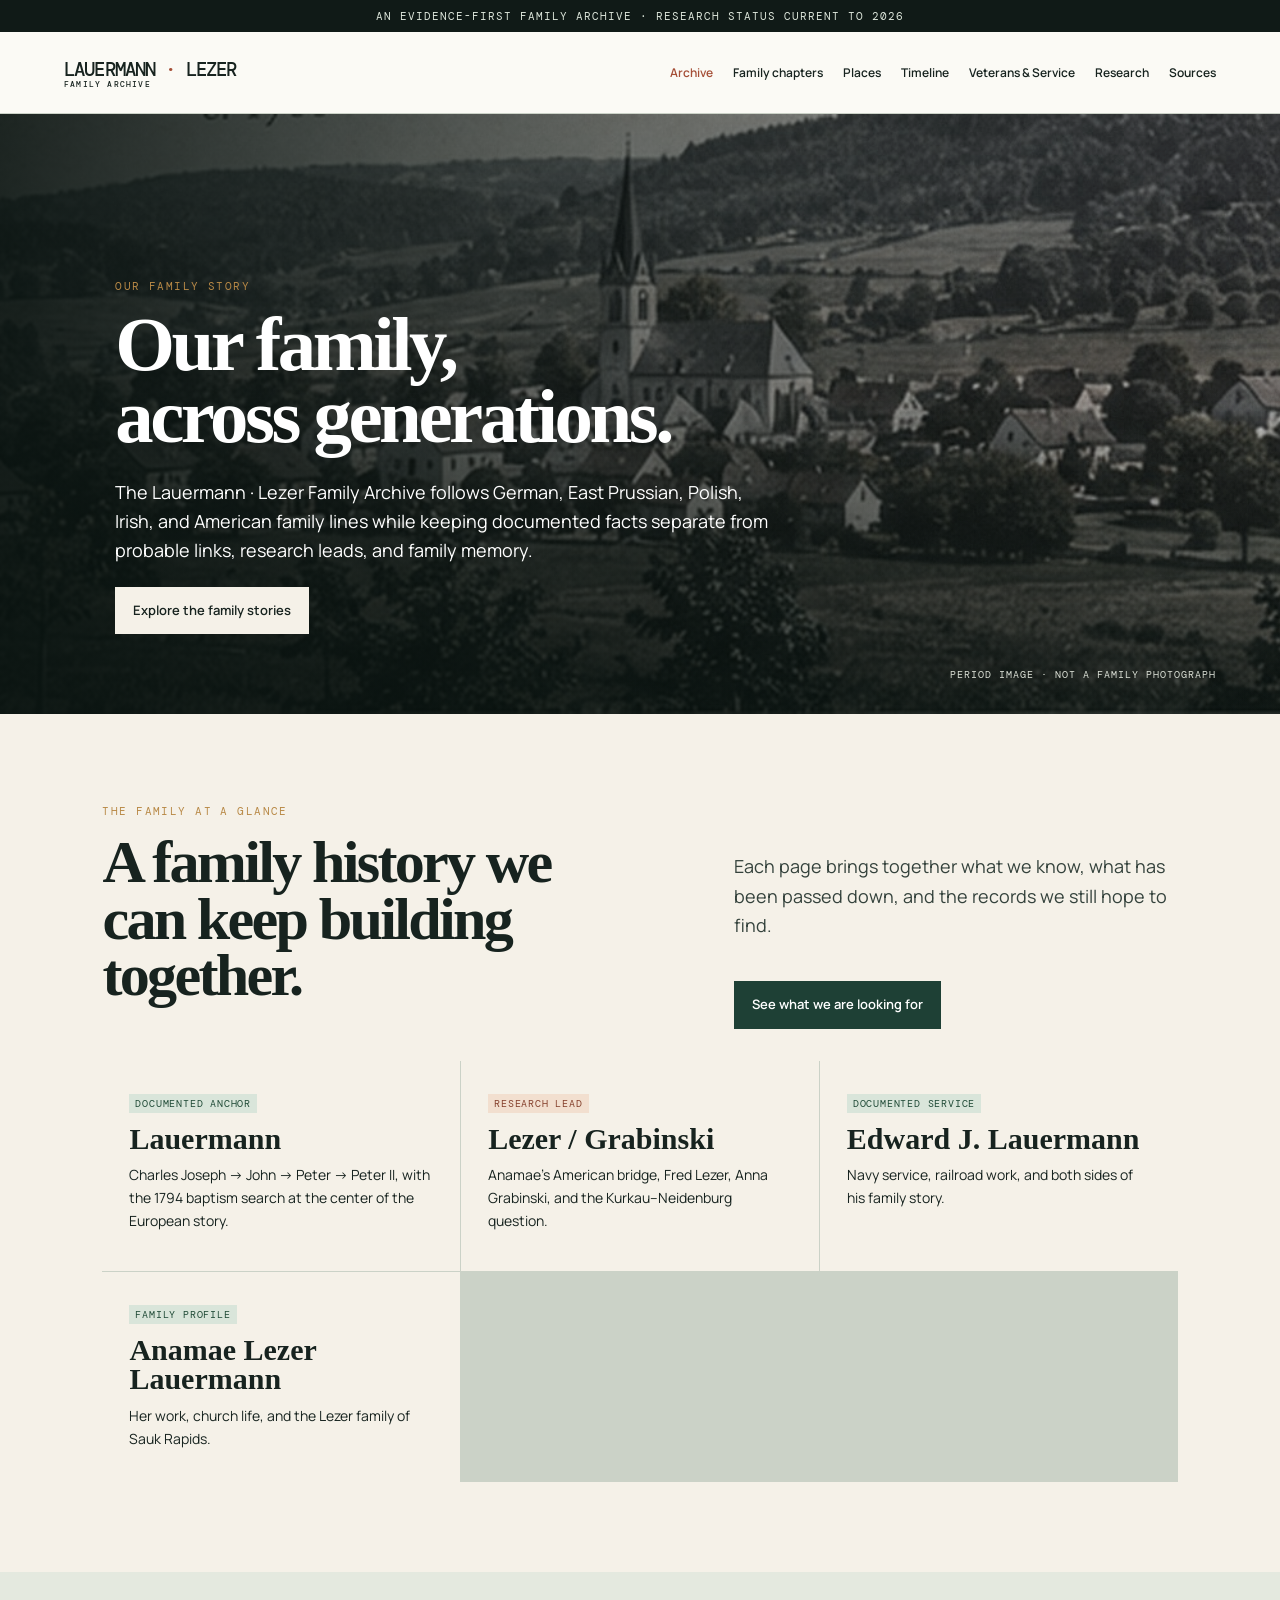
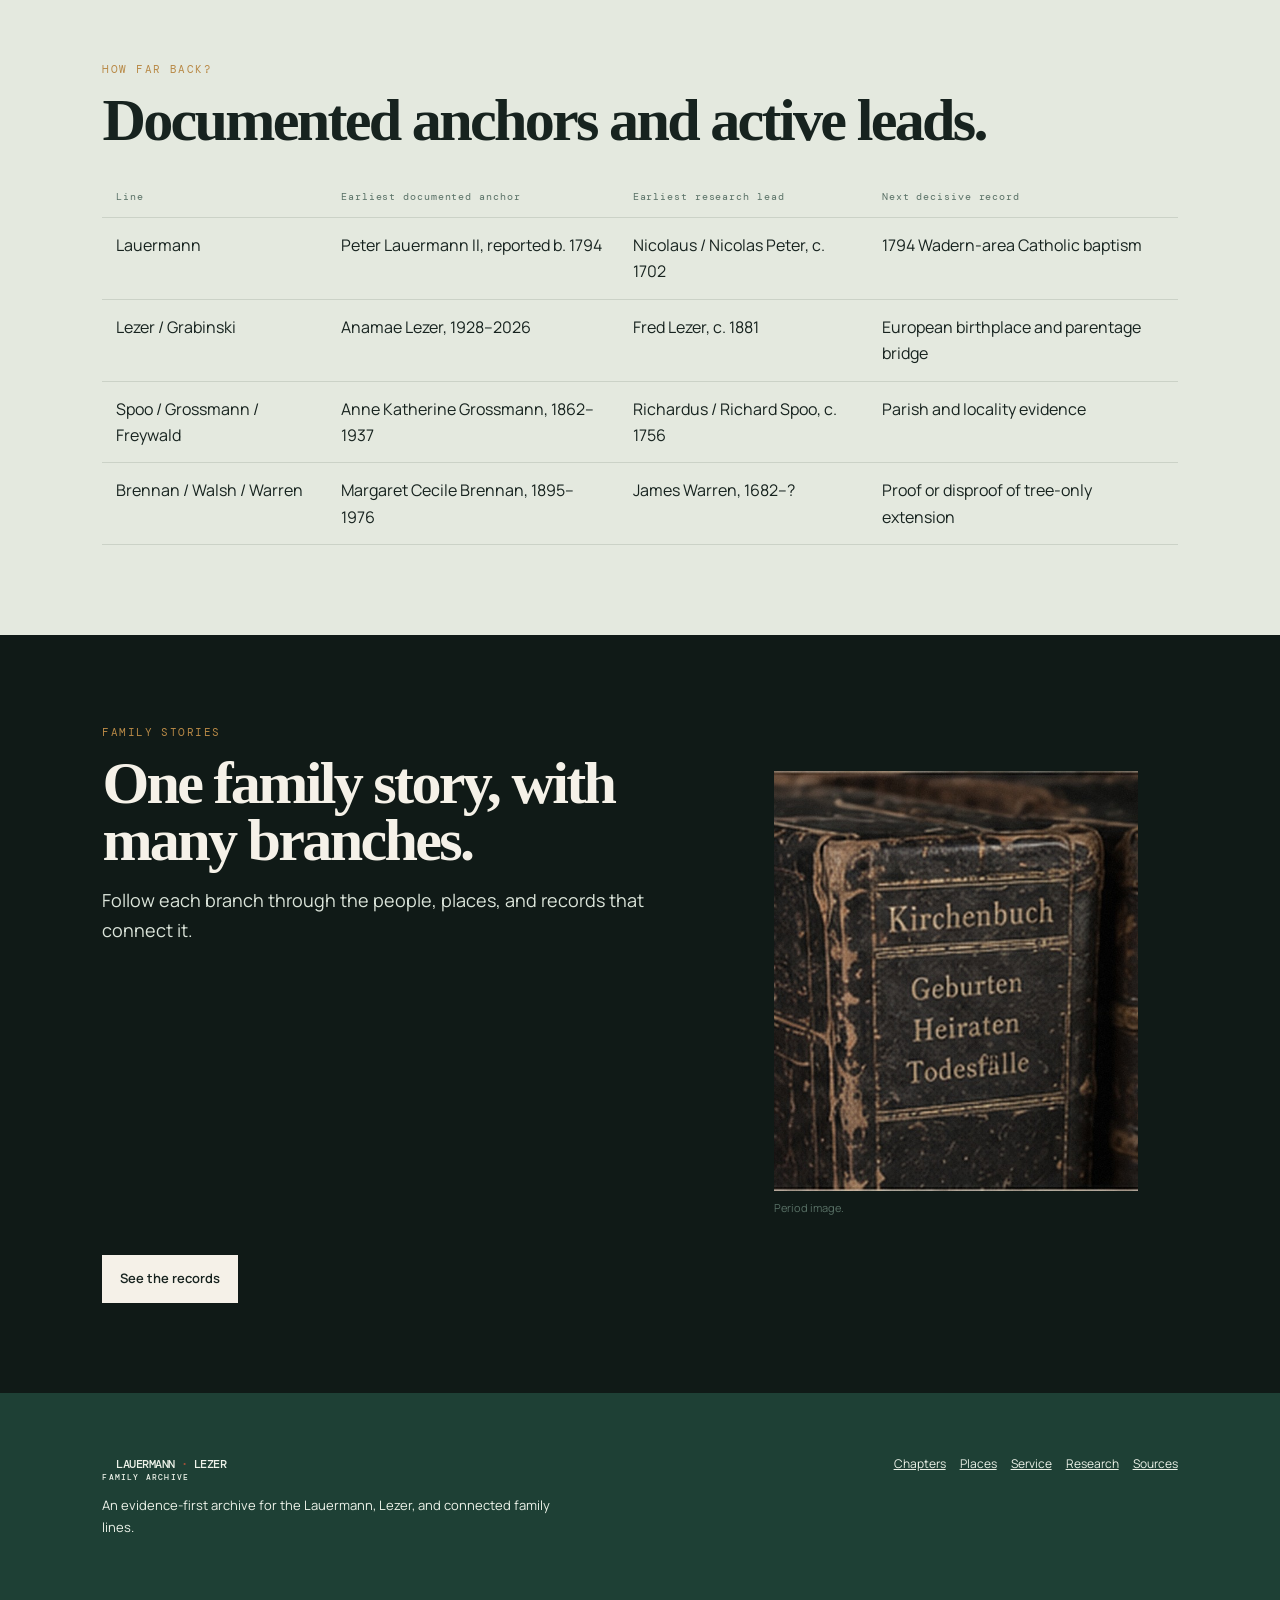
<file: index.html>
<!doctype html><html lang="en"><head><link rel="canonical" href="https://lauermannlezer.com/"><script>if(location.pathname.endsWith("/index.html"))history.replaceState(null,"","/");</script><meta charset="utf-8"><meta name="viewport" content="width=device-width,initial-scale=1"><meta name="description" content="An evidence-first archive for Lauermann, Lezer, and connected family lines."><title>Lauermann · Lezer Family Archive</title><link rel="stylesheet" href="/styles.css"></head><body>
<div class="announcement">AN EVIDENCE-FIRST FAMILY ARCHIVE · RESEARCH STATUS CURRENT TO 2026</div><header class="site-header"><a class="brand" href="/">LAUERMANN <b>·</b> LEZER<small>FAMILY ARCHIVE</small></a><button class="menu">MENU</button><nav><a aria-current="page" href="/">Archive</a><a href="families/">Family chapters</a><a href="places/">Places</a><a href="timeline/">Timeline</a><a href="service/">Veterans & Service</a><a href="research/">Research</a><a href="records/">Sources</a></nav></header>
<main><section class="hero"><img src="/01_saarland_village_landscape.jpg" alt="Illustrative rural Saarland landscape"><div class="hero-copy"><p class="kicker">OUR FAMILY STORY</p><h1>Our family,<br>across generations.</h1><p class="intro">The Lauermann · Lezer Family Archive follows German, East Prussian, Polish, Irish, and American family lines while keeping documented facts separate from probable links, research leads, and family memory.</p><a class="btn light" href="families/">Explore the family stories</a></div><p class="hero-caption">PERIOD IMAGE · NOT A FAMILY PHOTOGRAPH</p></section>
<section class="section"><p class="kicker">THE FAMILY AT A GLANCE</p><div class="split"><div><h2>A family history we can keep building together.</h2></div><div><p class="lede">Each page brings together what we know, what has been passed down, and the records we still hope to find.</p><a class="btn" href="research/">See what we are looking for</a></div></div><div class="grid cards"><a class="card" href="/families/#lauermann"><span class="status">DOCUMENTED ANCHOR</span><h3>Lauermann</h3><p>Charles Joseph → John → Peter → Peter II, with the 1794 baptism search at the center of the European story.</p></a><a class="card" href="/families/#lezer"><span class="status lead">RESEARCH LEAD</span><h3>Lezer / Grabinski</h3><p>Anamae’s American bridge, Fred Lezer, Anna Grabinski, and the Kurkau–Neidenburg question.</p></a><a class="card" href="service/"><span class="status">DOCUMENTED SERVICE</span><h3>Edward J. Lauermann</h3><p>Navy service, railroad work, and both sides of his family story.</p></a><a class="card" href="people-anamae/"><span class="status">FAMILY PROFILE</span><h3>Anamae Lezer Lauermann</h3><p>Her work, church life, and the Lezer family of Sauk Rapids.</p></a></div></section>
<section class="section mist"><p class="kicker">HOW FAR BACK?</p><h2>Documented anchors and active leads.</h2><table class="table"><thead><tr><th>Line</th><th>Earliest documented anchor</th><th>Earliest research lead</th><th>Next decisive record</th></tr></thead><tbody><tr><td>Lauermann</td><td>Peter Lauermann II, reported b. 1794</td><td>Nicolaus / Nicolas Peter, c. 1702</td><td>1794 Wadern-area Catholic baptism</td></tr><tr><td>Lezer / Grabinski</td><td>Anamae Lezer, 1928–2026</td><td>Fred Lezer, c. 1881</td><td>European birthplace and parentage bridge</td></tr><tr><td>Spoo / Grossmann / Freywald</td><td>Anne Katherine Grossmann, 1862–1937</td><td>Richardus / Richard Spoo, c. 1756</td><td>Parish and locality evidence</td></tr><tr><td>Brennan / Walsh / Warren</td><td>Margaret Cecile Brennan, 1895–1976</td><td>James Warren, 1682–?</td><td>Proof or disproof of tree-only extension</td></tr></tbody></table></section>
<section class="section dark"><p class="kicker">FAMILY STORIES</p><div class="split"><div><h2>One family story, with many branches.</h2><p class="lede">Follow each branch through the people, places, and records that connect it.</p></div><figure class="image-panel"><img src="/06_old_church_books.jpg" alt="Illustrative old church-register books"><figcaption>Period image.</figcaption></figure></div><a class="btn light" href="records/">See the records</a></section></main><footer class="footer"><div><a class="brand" href="/">LAUERMANN <b>·</b> LEZER<small>FAMILY ARCHIVE</small></a><p>An evidence-first archive for the Lauermann, Lezer, and connected family lines.</p></div><div><a href="families/">Chapters</a><a href="places/">Places</a><a href="service/">Service</a><a href="research/">Research</a><a href="records/">Sources</a></div></footer><script src="/app.js"></script></body></html>
</file>
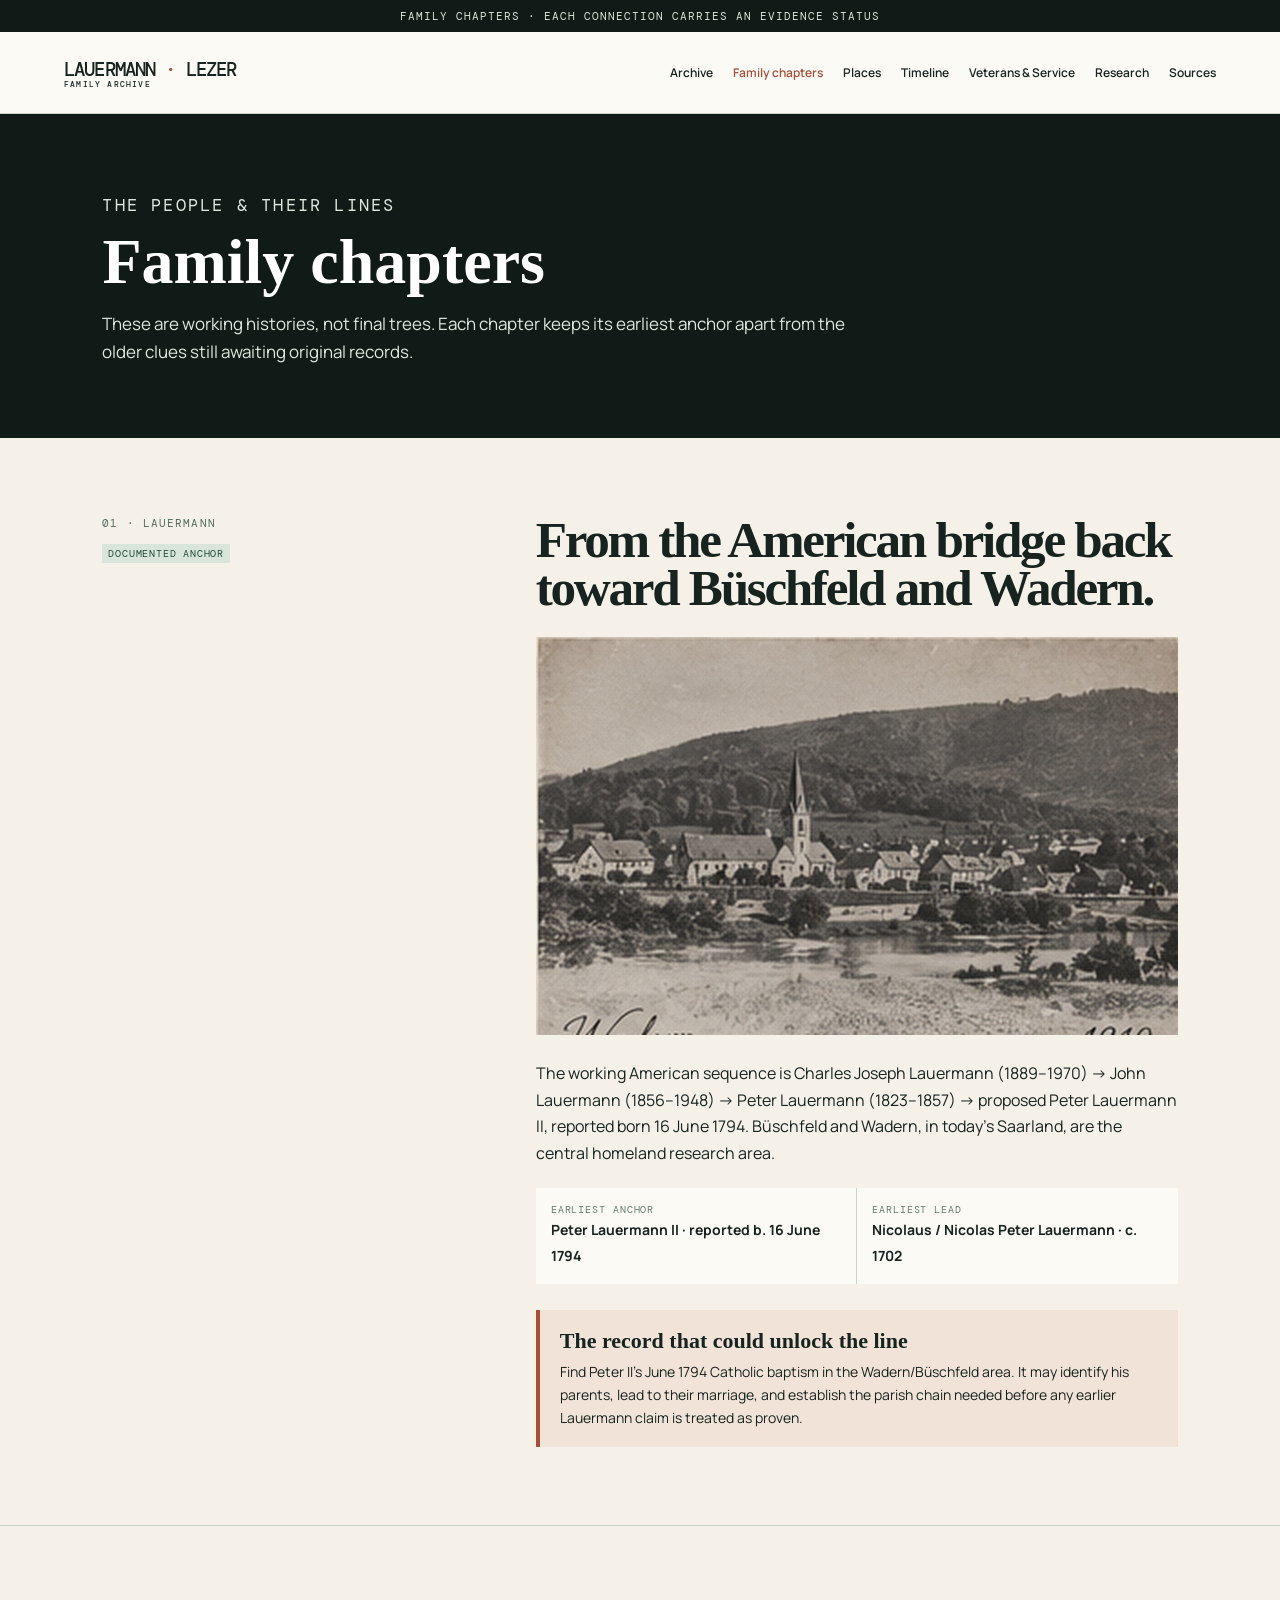
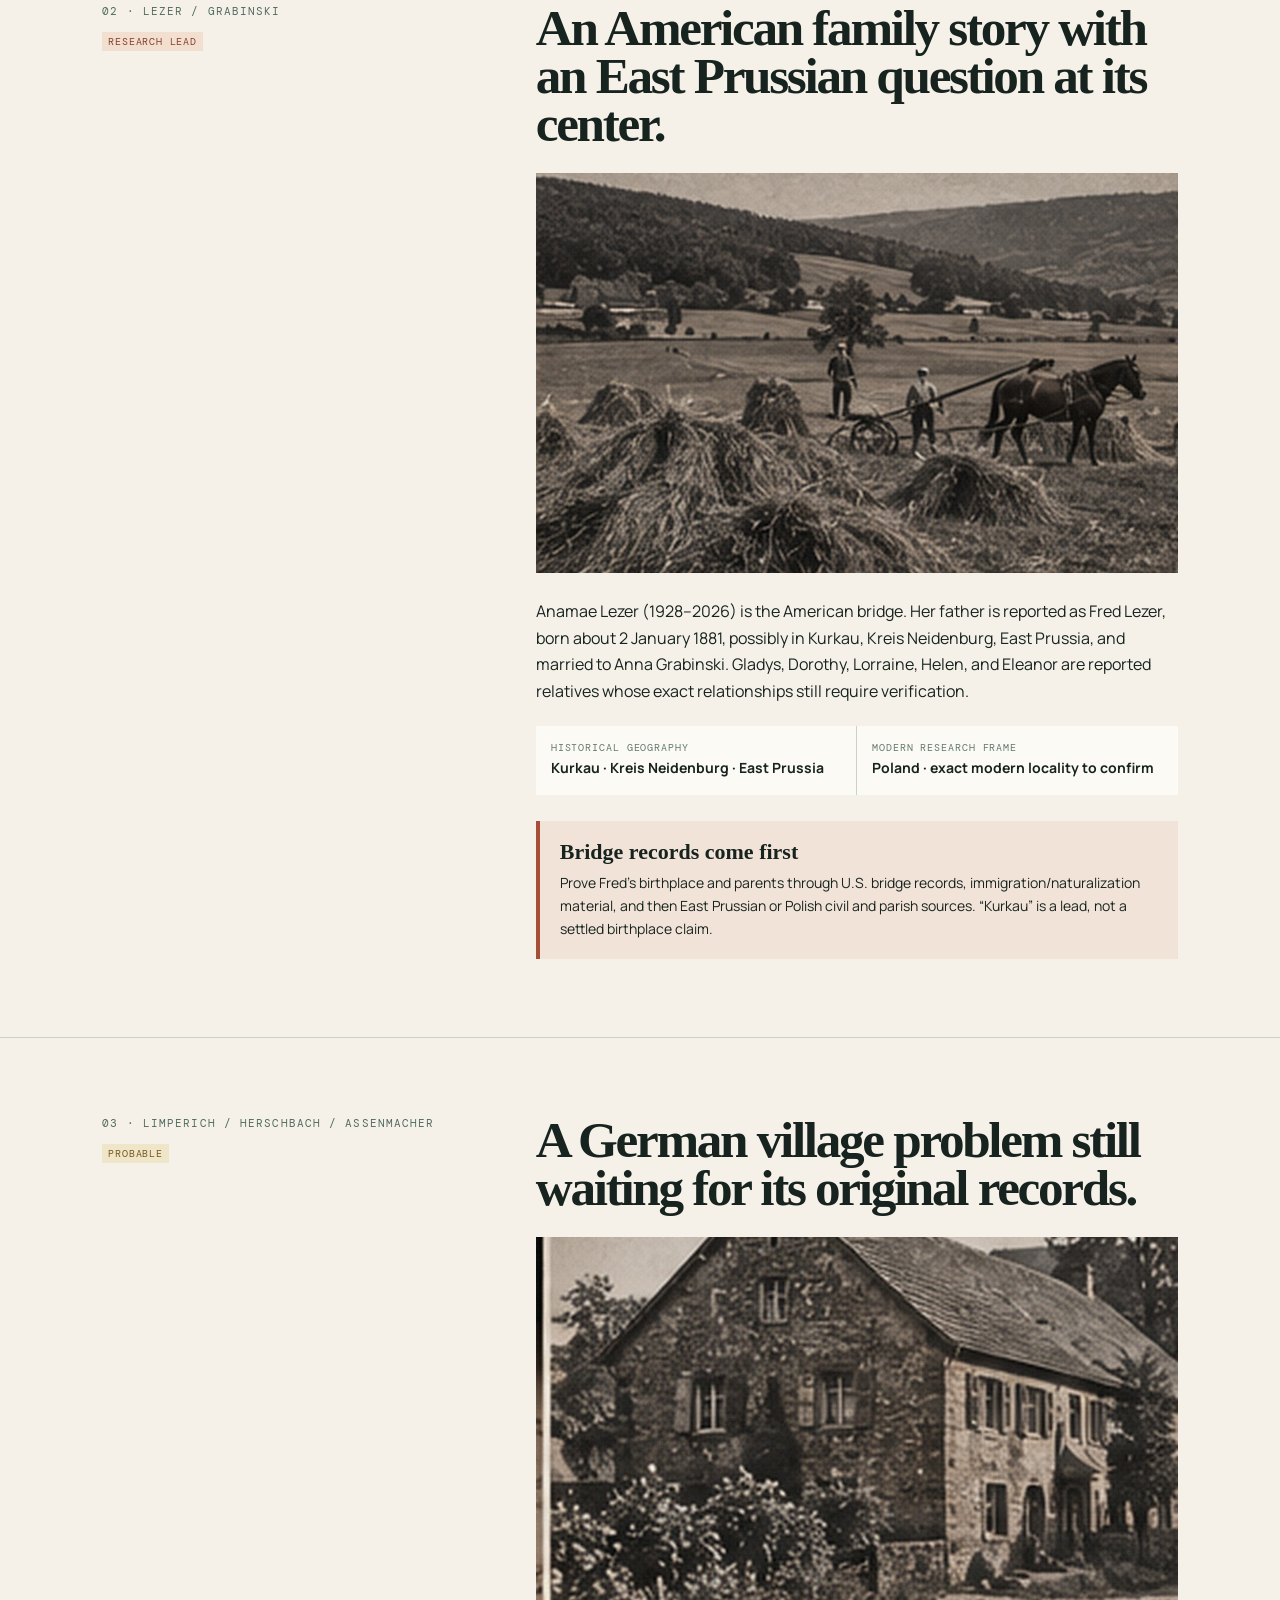
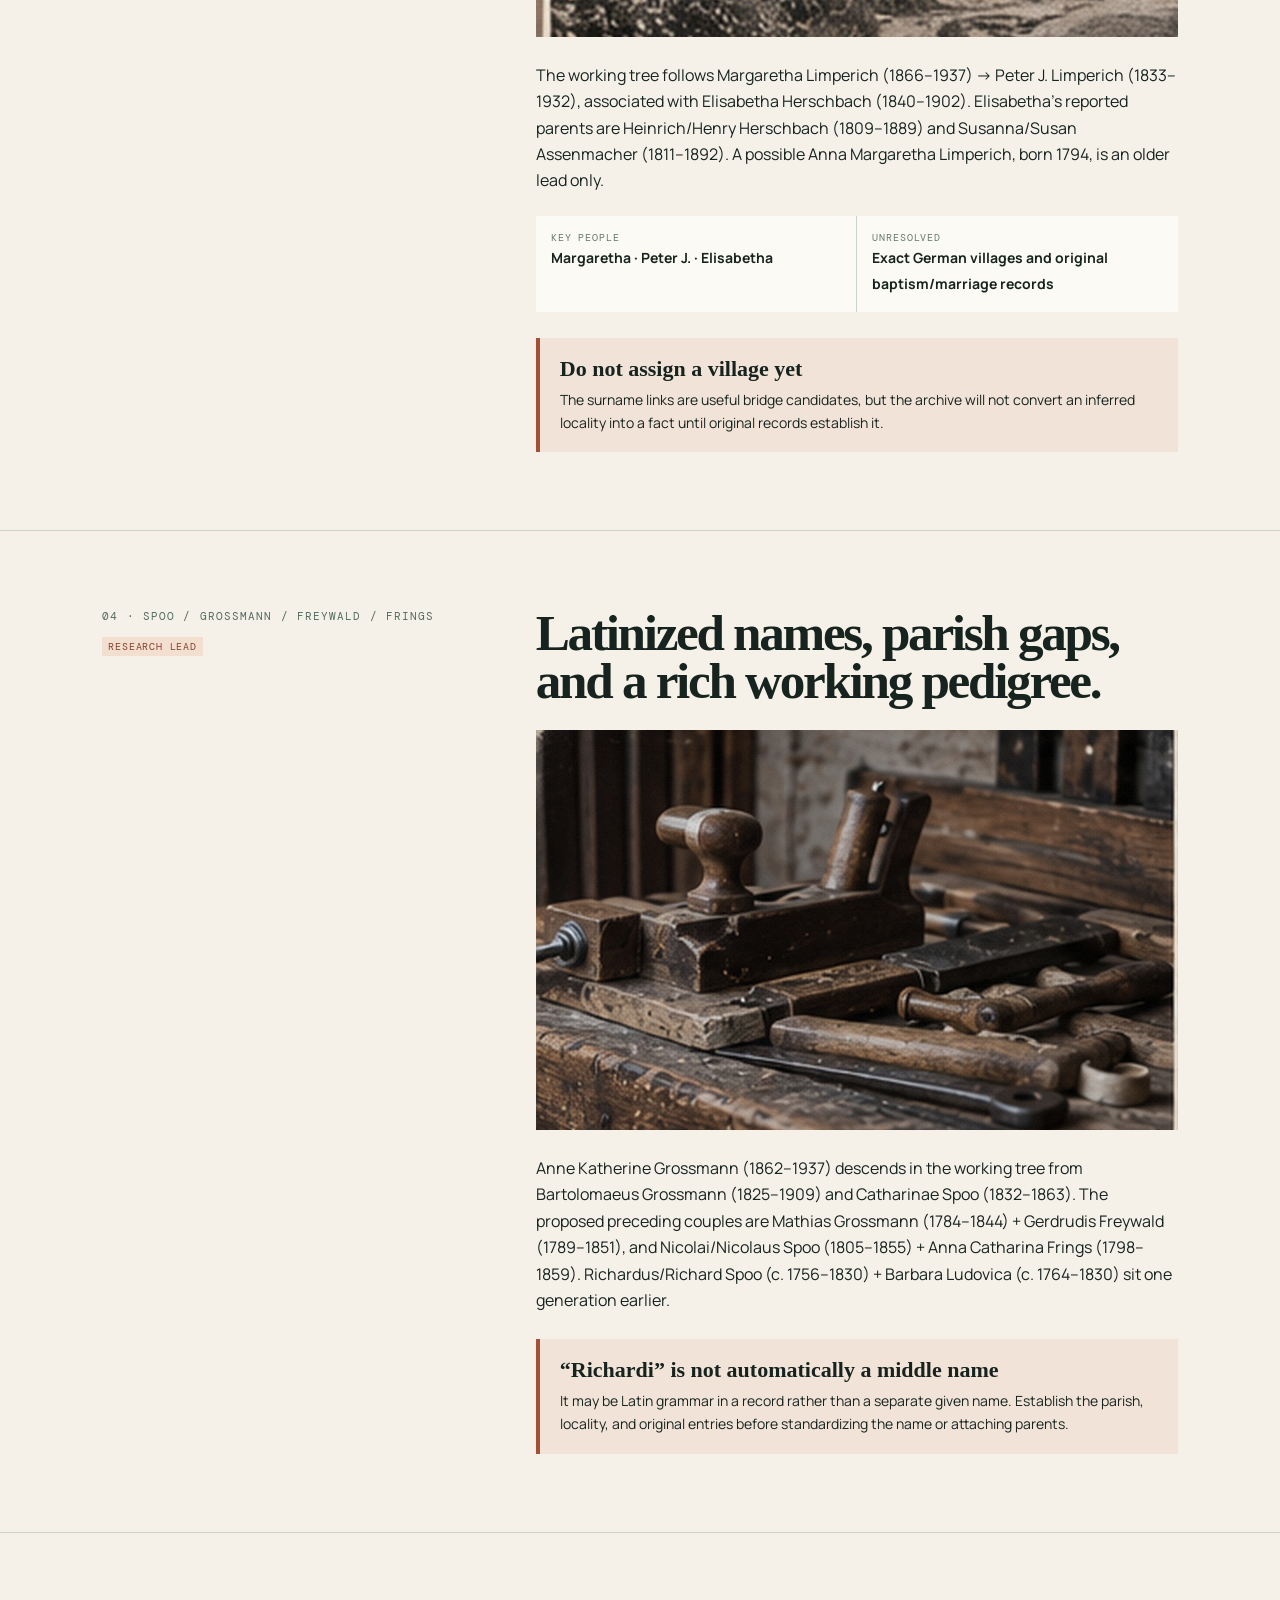
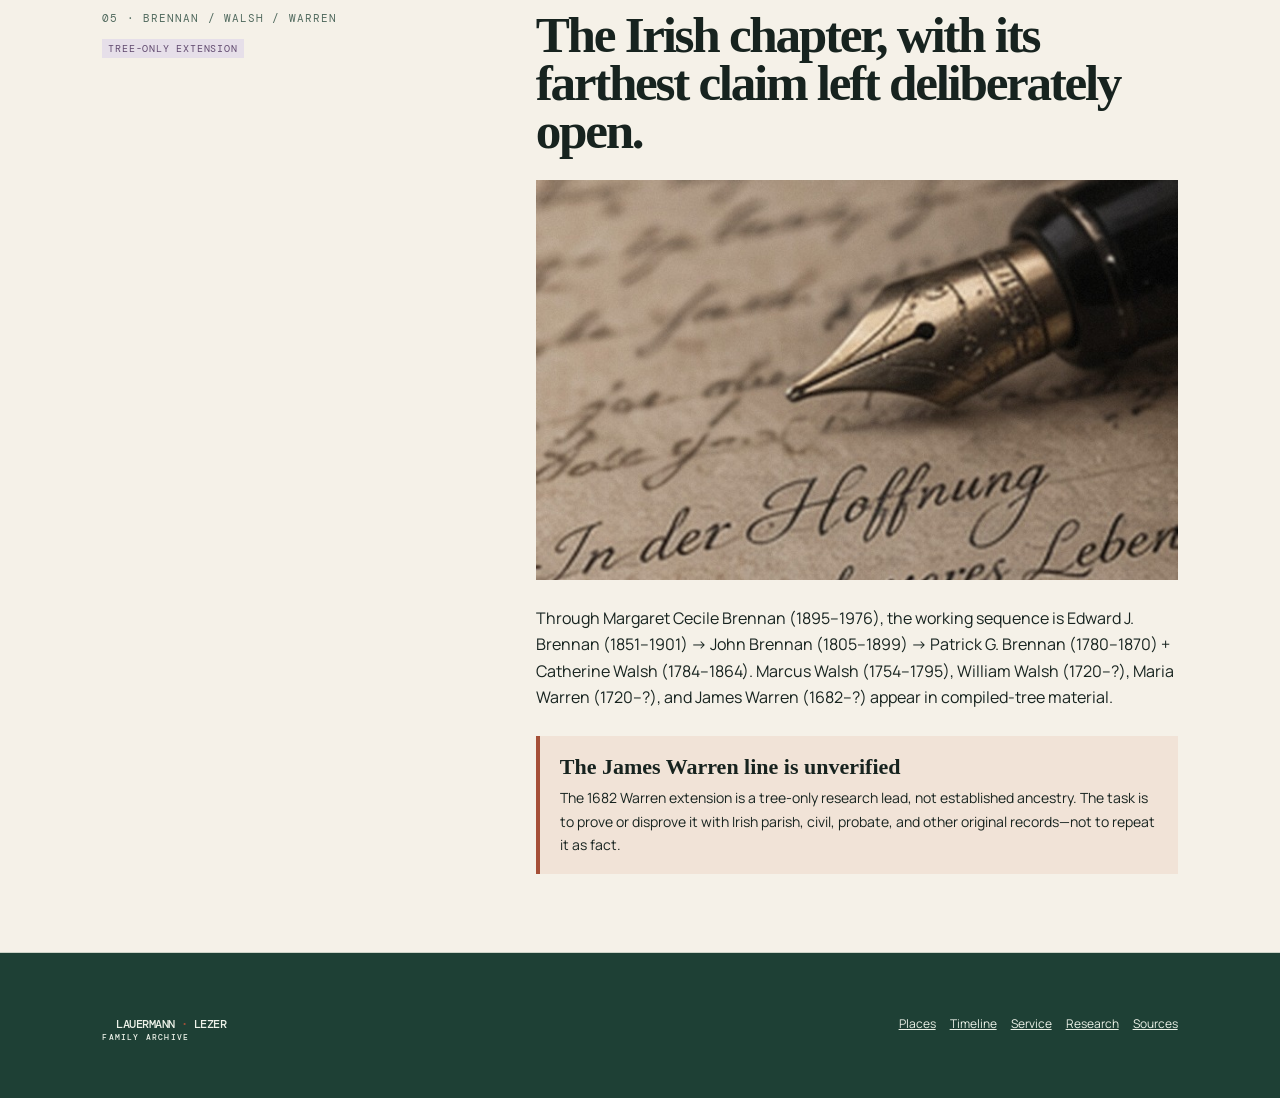
<file: families.html>
<!doctype html><html lang="en"><head><link rel="canonical" href="https://lauermannlezer.com/families/"><script>if(location.pathname.endsWith(".html"))history.replaceState(null,"","/families/"+location.hash);</script><meta charset="utf-8"><meta name="viewport" content="width=device-width,initial-scale=1"><title>Family Chapters · Lauermann · Lezer</title><link rel="stylesheet" href="/styles.css"></head><body><div class="announcement">FAMILY CHAPTERS · EACH CONNECTION CARRIES AN EVIDENCE STATUS</div><header class="site-header"><a class="brand" href="/">LAUERMANN <b>·</b> LEZER<small>FAMILY ARCHIVE</small></a><button class="menu">MENU</button><nav><a href="/">Archive</a><a aria-current="page" href="/families/">Family chapters</a><a href="/places/">Places</a><a href="/timeline/">Timeline</a><a href="/service/">Veterans & Service</a><a href="/research/">Research</a><a href="/records/">Sources</a></nav></header><main><section class="page-title"><p class="kicker">THE PEOPLE & THEIR LINES</p><h1>Family chapters</h1><p>These are working histories, not final trees. Each chapter keeps its earliest anchor apart from the older clues still awaiting original records.</p></section>
<section class="chapter" id="lauermann"><aside>01 · LAUERMANN<br><br><span class="status">DOCUMENTED ANCHOR</span></aside><div><h2>From the American bridge back toward Büschfeld and Wadern.</h2><img class="chapter-image" src="/05_wadern_village_view.jpg" alt="Illustrative Wadern-area village view"><p>The working American sequence is Charles Joseph Lauermann (1889–1970) → John Lauermann (1856–1948) → Peter Lauermann (1823–1857) → proposed Peter Lauermann II, reported born 16 June 1794. Büschfeld and Wadern, in today’s Saarland, are the central homeland research area.</p><div class="facts"><div><small>EARLIEST ANCHOR</small><strong>Peter Lauermann II · reported b. 16 June 1794</strong></div><div><small>EARLIEST LEAD</small><strong>Nicolaus / Nicolas Peter Lauermann · c. 1702</strong></div></div><div class="research-box"><h3>The record that could unlock the line</h3><p>Find Peter II’s June 1794 Catholic baptism in the Wadern/Büschfeld area. It may identify his parents, lead to their marriage, and establish the parish chain needed before any earlier Lauermann claim is treated as proven.</p></div></div></section>
<section class="chapter" id="lezer"><aside>02 · LEZER / GRABINSKI<br><br><span class="status lead">RESEARCH LEAD</span></aside><div><h2>An American family story with an East Prussian question at its center.</h2><img class="chapter-image" src="/13_rural_harvest_field.jpg" alt="Illustrative Central European rural harvest scene"><p>Anamae Lezer (1928–2026) is the American bridge. Her father is reported as Fred Lezer, born about 2 January 1881, possibly in Kurkau, Kreis Neidenburg, East Prussia, and married to Anna Grabinski. Gladys, Dorothy, Lorraine, Helen, and Eleanor are reported relatives whose exact relationships still require verification.</p><div class="facts"><div><small>HISTORICAL GEOGRAPHY</small><strong>Kurkau · Kreis Neidenburg · East Prussia</strong></div><div><small>MODERN RESEARCH FRAME</small><strong>Poland · exact modern locality to confirm</strong></div></div><div class="research-box"><h3>Bridge records come first</h3><p>Prove Fred’s birthplace and parents through U.S. bridge records, immigration/naturalization material, and then East Prussian or Polish civil and parish sources. “Kurkau” is a lead, not a settled birthplace claim.</p></div></div></section>
<section class="chapter" id="limperich"><aside>03 · LIMPERICH / HERSCHBACH / ASSENMACHER<br><br><span class="status probable">PROBABLE</span></aside><div><h2>A German village problem still waiting for its original records.</h2><img class="chapter-image" src="/15_stone_farmhouse.jpg" alt="Illustrative rural stone farmhouse"><p>The working tree follows Margaretha Limperich (1866–1937) → Peter J. Limperich (1833–1932), associated with Elisabetha Herschbach (1840–1902). Elisabetha’s reported parents are Heinrich/Henry Herschbach (1809–1889) and Susanna/Susan Assenmacher (1811–1892). A possible Anna Margaretha Limperich, born 1794, is an older lead only.</p><div class="facts"><div><small>KEY PEOPLE</small><strong>Margaretha · Peter J. · Elisabetha</strong></div><div><small>UNRESOLVED</small><strong>Exact German villages and original baptism/marriage records</strong></div></div><div class="research-box"><h3>Do not assign a village yet</h3><p>The surname links are useful bridge candidates, but the archive will not convert an inferred locality into a fact until original records establish it.</p></div></div></section>
<section class="chapter" id="spoo"><aside>04 · SPOO / GROSSMANN / FREYWALD / FRINGS<br><br><span class="status lead">RESEARCH LEAD</span></aside><div><h2>Latinized names, parish gaps, and a rich working pedigree.</h2><img class="chapter-image" src="/03_woodworking_tools.jpg" alt="Illustrative historic hand tools"><p>Anne Katherine Grossmann (1862–1937) descends in the working tree from Bartolomaeus Grossmann (1825–1909) and Catharinae Spoo (1832–1863). The proposed preceding couples are Mathias Grossmann (1784–1844) + Gerdrudis Freywald (1789–1851), and Nicolai/Nicolaus Spoo (1805–1855) + Anna Catharina Frings (1798–1859). Richardus/Richard Spoo (c. 1756–1830) + Barbara Ludovica (c. 1764–1830) sit one generation earlier.</p><div class="research-box"><h3>“Richardi” is not automatically a middle name</h3><p>It may be Latin grammar in a record rather than a separate given name. Establish the parish, locality, and original entries before standardizing the name or attaching parents.</p></div></div></section>
<section class="chapter" id="brennan"><aside>05 · BRENNAN / WALSH / WARREN<br><br><span class="status memory">TREE-ONLY EXTENSION</span></aside><div><h2>The Irish chapter, with its farthest claim left deliberately open.</h2><img class="chapter-image" src="/14_fountain_pen_letters.jpg" alt="Illustrative fountain pen and family correspondence"><p>Through Margaret Cecile Brennan (1895–1976), the working sequence is Edward J. Brennan (1851–1901) → John Brennan (1805–1899) → Patrick G. Brennan (1780–1870) + Catherine Walsh (1784–1864). Marcus Walsh (1754–1795), William Walsh (1720–?), Maria Warren (1720–?), and James Warren (1682–?) appear in compiled-tree material.</p><div class="research-box"><h3>The James Warren line is unverified</h3><p>The 1682 Warren extension is a tree-only research lead, not established ancestry. The task is to prove or disprove it with Irish parish, civil, probate, and other original records—not to repeat it as fact.</p></div></div></section></main><footer class="footer"><div><a class="brand" href="/">LAUERMANN <b>·</b> LEZER<small>FAMILY ARCHIVE</small></a></div><div><a href="/places/">Places</a><a href="/timeline/">Timeline</a><a href="/service/">Service</a><a href="/research/">Research</a><a href="/records/">Sources</a></div></footer><script src="/app.js"></script></body></html>
</file>
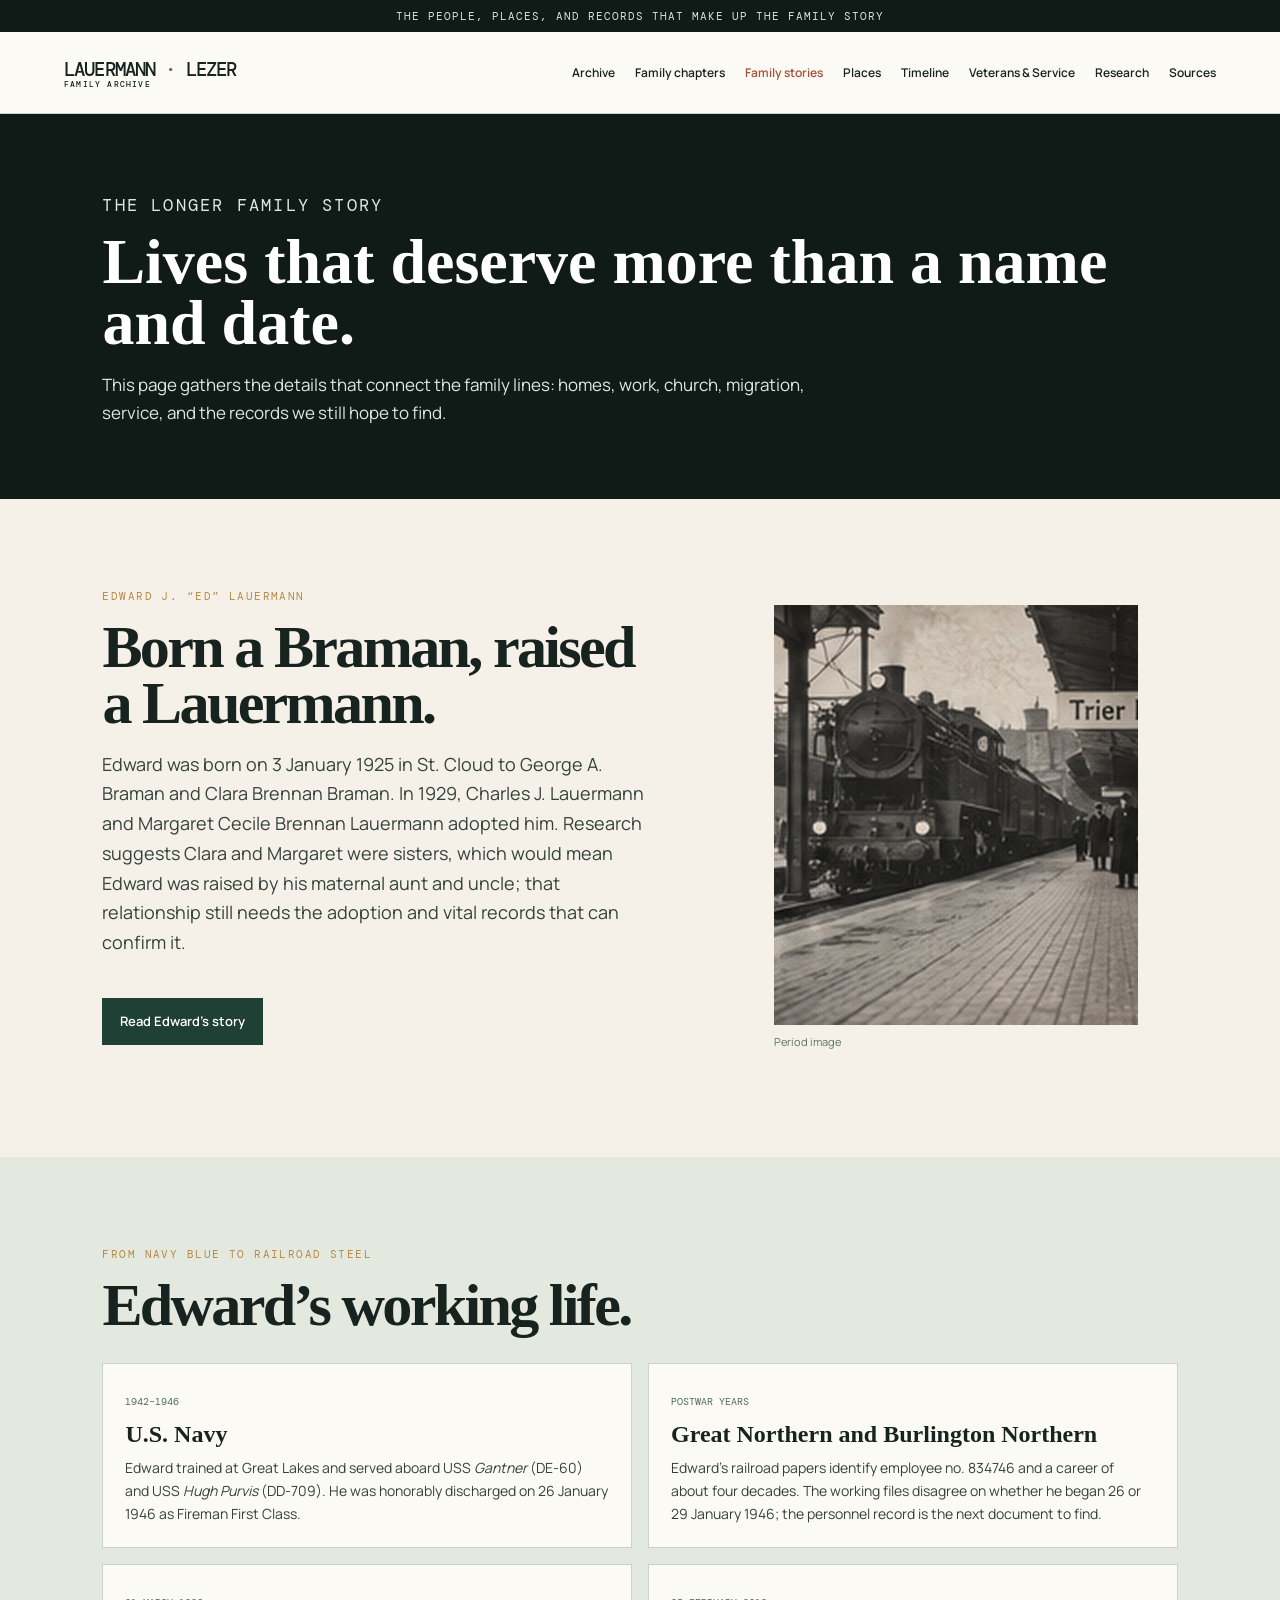
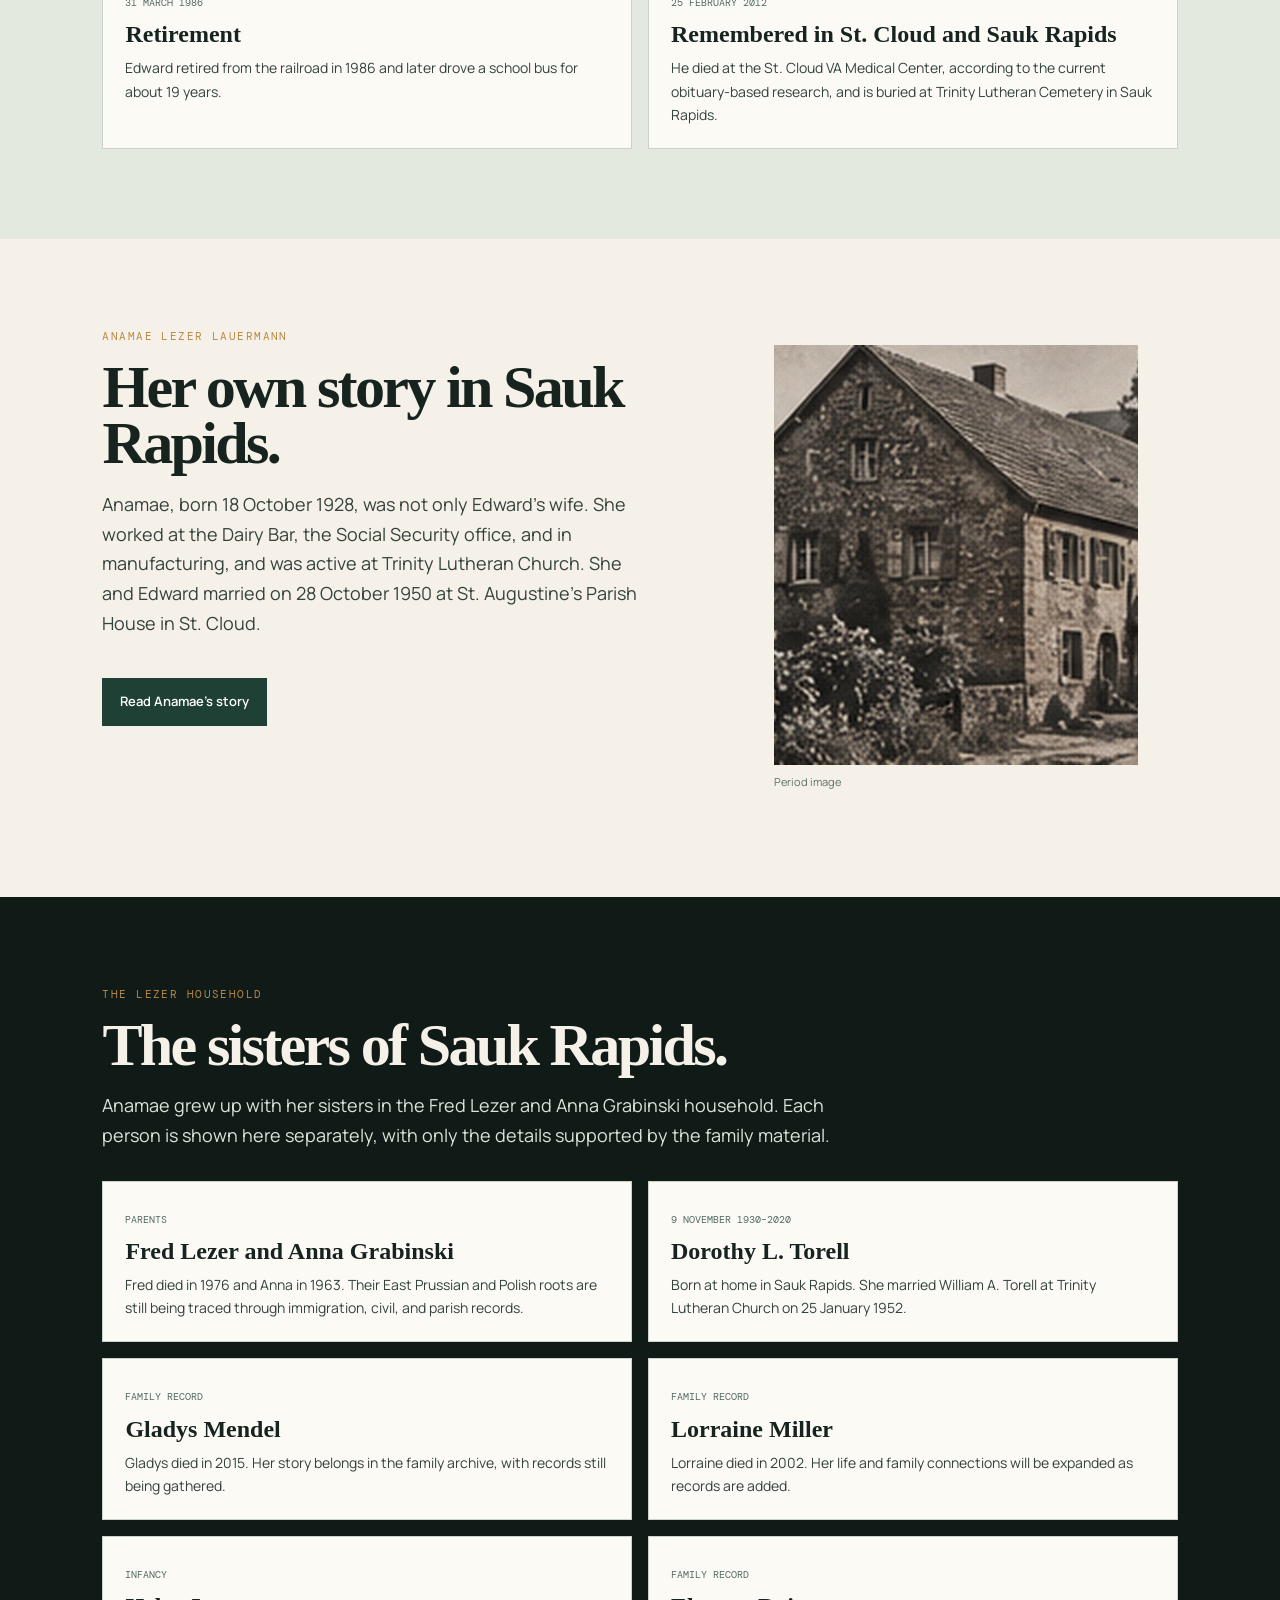
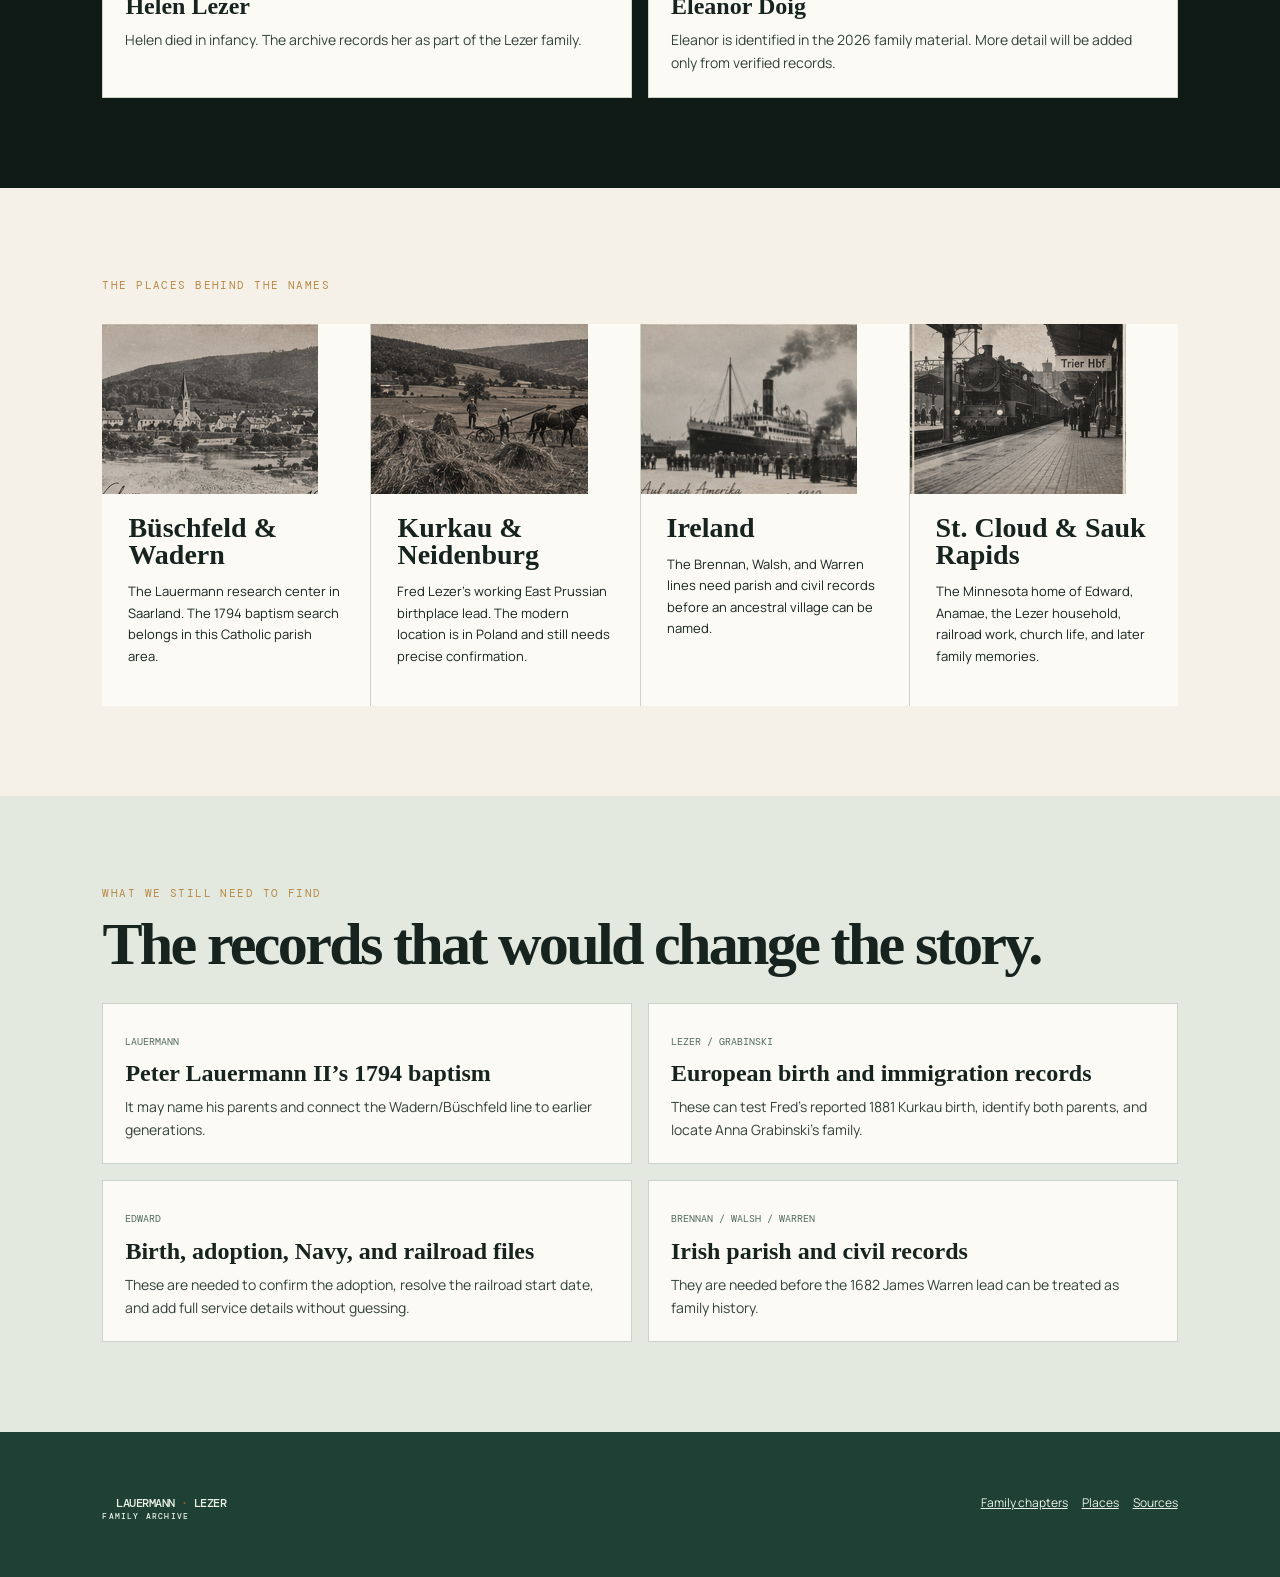
<file: family-stories.html>
<!doctype html>
<html lang="en"><head><link rel="canonical" href="https://lauermannlezer.com/family-stories/"><script>if(location.pathname.endsWith(".html"))history.replaceState(null,"","/family-stories/"+location.hash);</script><meta charset="utf-8"><meta name="viewport" content="width=device-width,initial-scale=1"><title>Family Stories · Lauermann · Lezer</title><link rel="stylesheet" href="/styles.css"></head><body><div class="announcement">THE PEOPLE, PLACES, AND RECORDS THAT MAKE UP THE FAMILY STORY</div><header class="site-header"><a class="brand" href="/">LAUERMANN <b>·</b> LEZER<small>FAMILY ARCHIVE</small></a><button class="menu">MENU</button><nav><a href="/">Archive</a><a href="/families/">Family chapters</a><a href="/family-stories/" aria-current="page">Family stories</a><a href="/places/">Places</a><a href="/timeline/">Timeline</a><a href="/service/">Veterans &amp; Service</a><a href="/research/">Research</a><a href="/records/">Sources</a></nav></header><main>
<section class="page-title"><p class="kicker">THE LONGER FAMILY STORY</p><h1>Lives that deserve more than a name and date.</h1><p>This page gathers the details that connect the family lines: homes, work, church, migration, service, and the records we still hope to find.</p></section>
<section class="section"><div class="split"><div><p class="kicker">EDWARD J. “ED” LAUERMANN</p><h2>Born a Braman, raised a Lauermann.</h2><p class="lede">Edward was born on 3 January 1925 in St. Cloud to George A. Braman and Clara Brennan Braman. In 1929, Charles J. Lauermann and Margaret Cecile Brennan Lauermann adopted him. Research suggests Clara and Margaret were sisters, which would mean Edward was raised by his maternal aunt and uncle; that relationship still needs the adoption and vital records that can confirm it.</p><a class="btn" href="/people-edward/">Read Edward’s story</a></div><figure class="image-panel"><img src="/22_steam_locomotive_detail.jpg" alt="Period image of a locomotive"><figcaption>Period image</figcaption></figure></div></section>
<section class="section mist"><p class="kicker">FROM NAVY BLUE TO RAILROAD STEEL</p><h2>Edward’s working life.</h2><div class="record-grid"><article class="record"><small>1942–1946</small><h3>U.S. Navy</h3><p>Edward trained at Great Lakes and served aboard USS <em>Gantner</em> (DE-60) and USS <em>Hugh Purvis</em> (DD-709). He was honorably discharged on 26 January 1946 as Fireman First Class.</p></article><article class="record"><small>POSTWAR YEARS</small><h3>Great Northern and Burlington Northern</h3><p>Edward’s railroad papers identify employee no. 834746 and a career of about four decades. The working files disagree on whether he began 26 or 29 January 1946; the personnel record is the next document to find.</p></article><article class="record"><small>31 MARCH 1986</small><h3>Retirement</h3><p>Edward retired from the railroad in 1986 and later drove a school bus for about 19 years.</p></article><article class="record"><small>25 FEBRUARY 2012</small><h3>Remembered in St. Cloud and Sauk Rapids</h3><p>He died at the St. Cloud VA Medical Center, according to the current obituary-based research, and is buried at Trinity Lutheran Cemetery in Sauk Rapids.</p></article></div></section>
<section class="section"><div class="split"><div><p class="kicker">ANAMAE LEZER LAUERMANN</p><h2>Her own story in Sauk Rapids.</h2><p class="lede">Anamae, born 18 October 1928, was not only Edward’s wife. She worked at the Dairy Bar, the Social Security office, and in manufacturing, and was active at Trinity Lutheran Church. She and Edward married on 28 October 1950 at St. Augustine’s Parish House in St. Cloud.</p><a class="btn" href="/people-anamae/">Read Anamae’s story</a></div><figure class="image-panel"><img src="/21_farmhouse_window_detail.jpg" alt="Period image of a farmhouse window"><figcaption>Period image</figcaption></figure></div></section>
<section class="section dark"><p class="kicker">THE LEZER HOUSEHOLD</p><h2>The sisters of Sauk Rapids.</h2><p class="lede">Anamae grew up with her sisters in the Fred Lezer and Anna Grabinski household. Each person is shown here separately, with only the details supported by the family material.</p><div class="record-grid"><article class="record"><small>PARENTS</small><h3>Fred Lezer and Anna Grabinski</h3><p>Fred died in 1976 and Anna in 1963. Their East Prussian and Polish roots are still being traced through immigration, civil, and parish records.</p></article><article class="record"><small>9 NOVEMBER 1930–2020</small><h3>Dorothy L. Torell</h3><p>Born at home in Sauk Rapids. She married William A. Torell at Trinity Lutheran Church on 25 January 1952.</p></article><article class="record"><small>FAMILY RECORD</small><h3>Gladys Mendel</h3><p>Gladys died in 2015. Her story belongs in the family archive, with records still being gathered.</p></article><article class="record"><small>FAMILY RECORD</small><h3>Lorraine Miller</h3><p>Lorraine died in 2002. Her life and family connections will be expanded as records are added.</p></article><article class="record"><small>INFANCY</small><h3>Helen Lezer</h3><p>Helen died in infancy. The archive records her as part of the Lezer family.</p></article><article class="record"><small>FAMILY RECORD</small><h3>Eleanor Doig</h3><p>Eleanor is identified in the 2026 family material. More detail will be added only from verified records.</p></article></div></section>
<section class="section"><p class="kicker">THE PLACES BEHIND THE NAMES</p><div class="places"><article class="place"><img src="/05_wadern_village_view.jpg" alt="Period image of a German village"><h3>Büschfeld &amp; Wadern</h3><p>The Lauermann research center in Saarland. The 1794 baptism search belongs in this Catholic parish area.</p></article><article class="place"><img src="/24_rural_fields_detail.jpg" alt="Period image of rural fields"><h3>Kurkau &amp; Neidenburg</h3><p>Fred Lezer’s working East Prussian birthplace lead. The modern location is in Poland and still needs precise confirmation.</p></article><article class="place"><img src="/10_steamship_departure.jpg" alt="Period image of a steamship"><h3>Ireland</h3><p>The Brennan, Walsh, and Warren lines need parish and civil records before an ancestral village can be named.</p></article><article class="place"><img src="/09_steam_train_platform.jpg" alt="Period image of a railway platform"><h3>St. Cloud &amp; Sauk Rapids</h3><p>The Minnesota home of Edward, Anamae, the Lezer household, railroad work, church life, and later family memories.</p></article></div></section>
<section class="section mist"><p class="kicker">WHAT WE STILL NEED TO FIND</p><h2>The records that would change the story.</h2><div class="record-grid"><article class="record"><small>LAUERMANN</small><h3>Peter Lauermann II’s 1794 baptism</h3><p>It may name his parents and connect the Wadern/Büschfeld line to earlier generations.</p></article><article class="record"><small>LEZER / GRABINSKI</small><h3>European birth and immigration records</h3><p>These can test Fred’s reported 1881 Kurkau birth, identify both parents, and locate Anna Grabinski’s family.</p></article><article class="record"><small>EDWARD</small><h3>Birth, adoption, Navy, and railroad files</h3><p>These are needed to confirm the adoption, resolve the railroad start date, and add full service details without guessing.</p></article><article class="record"><small>BRENNAN / WALSH / WARREN</small><h3>Irish parish and civil records</h3><p>They are needed before the 1682 James Warren lead can be treated as family history.</p></article></div></section>
</main><footer class="footer"><div><a class="brand" href="/">LAUERMANN <b>·</b> LEZER<small>FAMILY ARCHIVE</small></a></div><div><a href="/families/">Family chapters</a><a href="/places/">Places</a><a href="/records/">Sources</a></div></footer><script src="/app.js"></script></body></html>
</file>
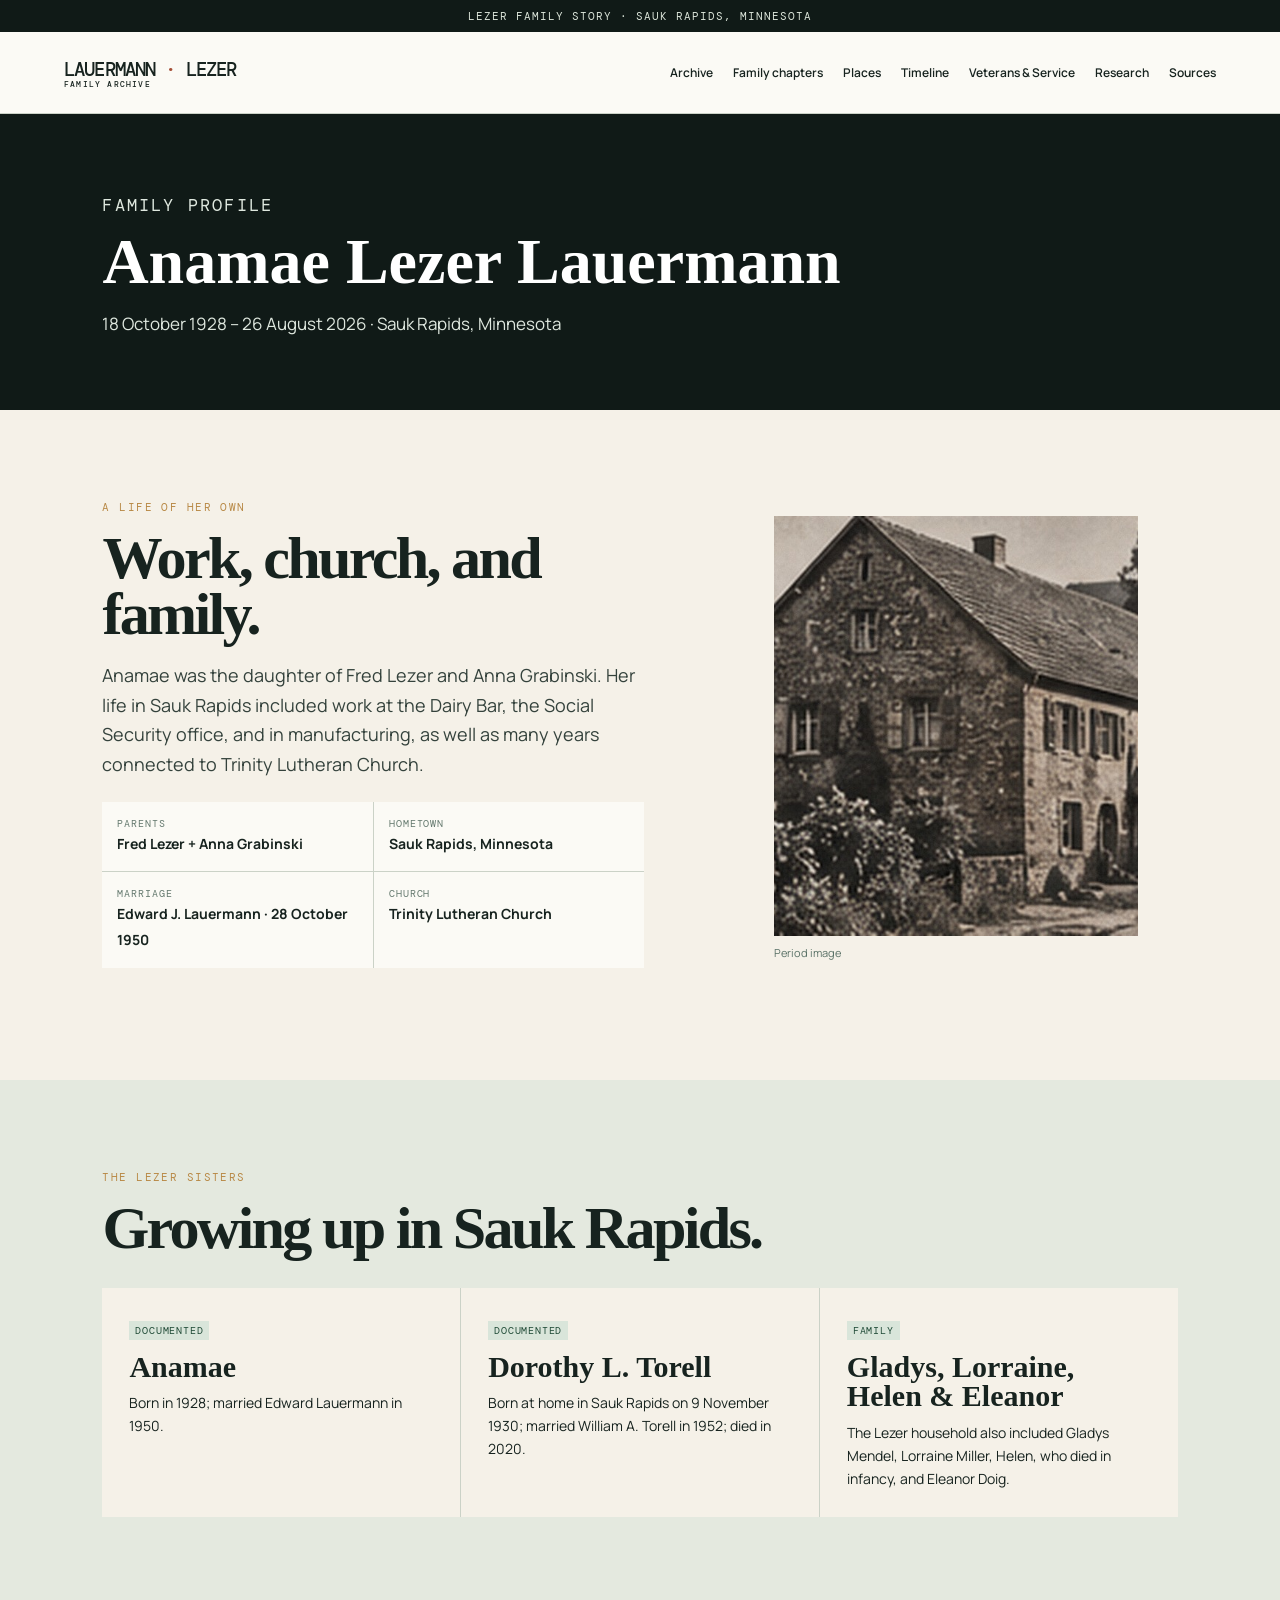
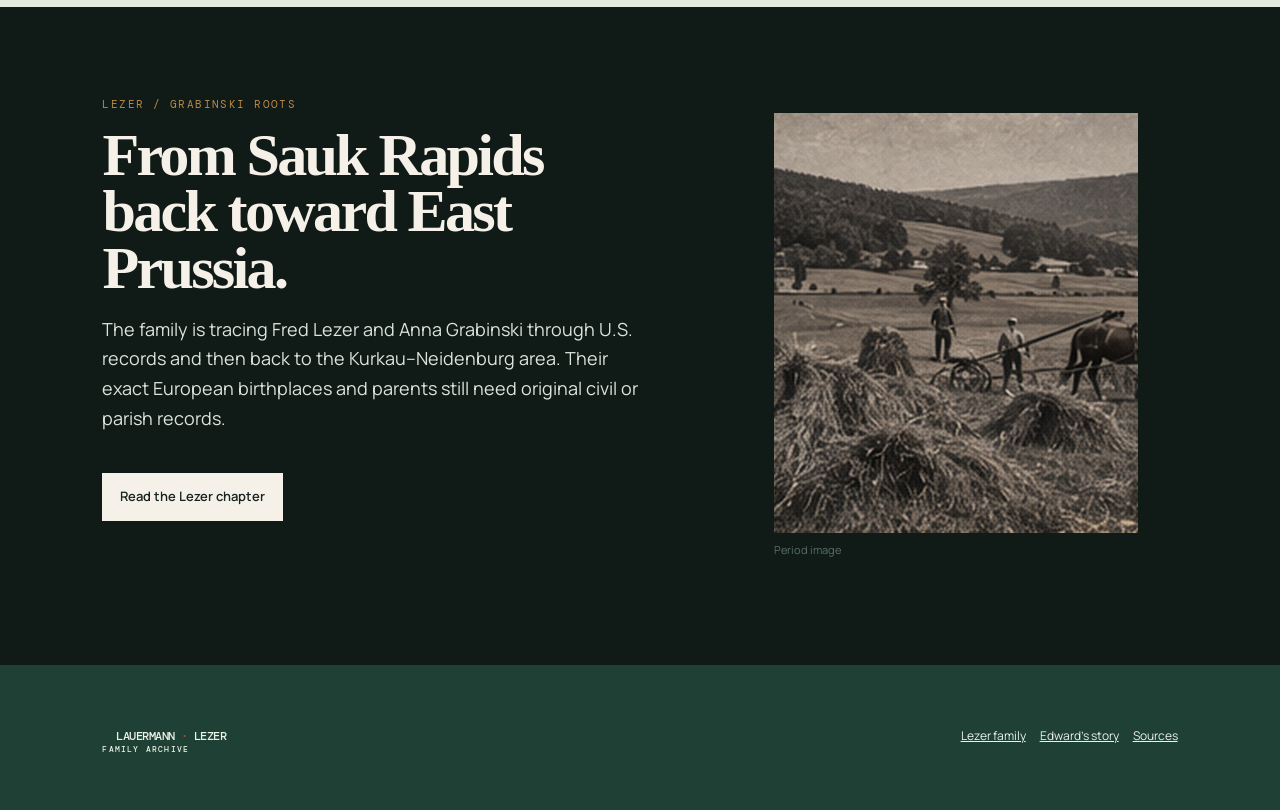
<file: people-anamae.html>
<!doctype html>
<html lang="en"><head><link rel="canonical" href="https://lauermannlezer.com/people-anamae/"><script>if(location.pathname.endsWith(".html"))history.replaceState(null,"","/people-anamae/"+location.hash);</script><meta charset="utf-8"><meta name="viewport" content="width=device-width,initial-scale=1"><title>Anamae Lezer Lauermann · Lauermann · Lezer</title><link rel="stylesheet" href="/styles.css"></head>
<body><div class="announcement">LEZER FAMILY STORY · SAUK RAPIDS, MINNESOTA</div><header class="site-header"><a class="brand" href="/">LAUERMANN <b>·</b> LEZER<small>FAMILY ARCHIVE</small></a><button class="menu">MENU</button><nav><a href="/">Archive</a><a href="/families/">Family chapters</a><a href="/places/">Places</a><a href="/timeline/">Timeline</a><a href="/service/">Veterans &amp; Service</a><a href="/research/">Research</a><a href="/records/">Sources</a></nav></header><main>
<section class="page-title"><p class="kicker">FAMILY PROFILE</p><h1>Anamae Lezer Lauermann</h1><p>18 October 1928 – 26 August 2026 · Sauk Rapids, Minnesota</p></section>
<section class="section"><div class="split"><div><p class="kicker">A LIFE OF HER OWN</p><h2>Work, church, and family.</h2><p class="lede">Anamae was the daughter of Fred Lezer and Anna Grabinski. Her life in Sauk Rapids included work at the Dairy Bar, the Social Security office, and in manufacturing, as well as many years connected to Trinity Lutheran Church.</p><div class="facts"><div><small>PARENTS</small><strong>Fred Lezer + Anna Grabinski</strong></div><div><small>HOMETOWN</small><strong>Sauk Rapids, Minnesota</strong></div><div><small>MARRIAGE</small><strong>Edward J. Lauermann · 28 October 1950</strong></div><div><small>CHURCH</small><strong>Trinity Lutheran Church</strong></div></div></div><figure class="image-panel"><img src="/21_farmhouse_window_detail.jpg" alt="Period image of a farmhouse window"><figcaption>Period image</figcaption></figure></div></section>
<section class="section mist"><p class="kicker">THE LEZER SISTERS</p><h2>Growing up in Sauk Rapids.</h2><div class="grid cards"><div class="card"><span class="status">DOCUMENTED</span><h3>Anamae</h3><p>Born in 1928; married Edward Lauermann in 1950.</p></div><div class="card"><span class="status">DOCUMENTED</span><h3>Dorothy L. Torell</h3><p>Born at home in Sauk Rapids on 9 November 1930; married William A. Torell in 1952; died in 2020.</p></div><div class="card"><span class="status">FAMILY</span><h3>Gladys, Lorraine, Helen &amp; Eleanor</h3><p>The Lezer household also included Gladys Mendel, Lorraine Miller, Helen, who died in infancy, and Eleanor Doig.</p></div></div></section>
<section class="section dark"><div class="split"><div><p class="kicker">LEZER / GRABINSKI ROOTS</p><h2>From Sauk Rapids back toward East Prussia.</h2><p class="lede">The family is tracing Fred Lezer and Anna Grabinski through U.S. records and then back to the Kurkau–Neidenburg area. Their exact European birthplaces and parents still need original civil or parish records.</p><a class="btn light" href="/families/#lezer">Read the Lezer chapter</a></div><figure class="image-panel"><img src="/13_rural_harvest_field.jpg" alt="Period image of a rural harvest field"><figcaption>Period image</figcaption></figure></div></section>
</main><footer class="footer"><div><a class="brand" href="/">LAUERMANN <b>·</b> LEZER<small>FAMILY ARCHIVE</small></a></div><div><a href="/families/#lezer">Lezer family</a><a href="/people-edward/">Edward’s story</a><a href="/records/">Sources</a></div></footer><script src="/app.js"></script></body></html>
</file>
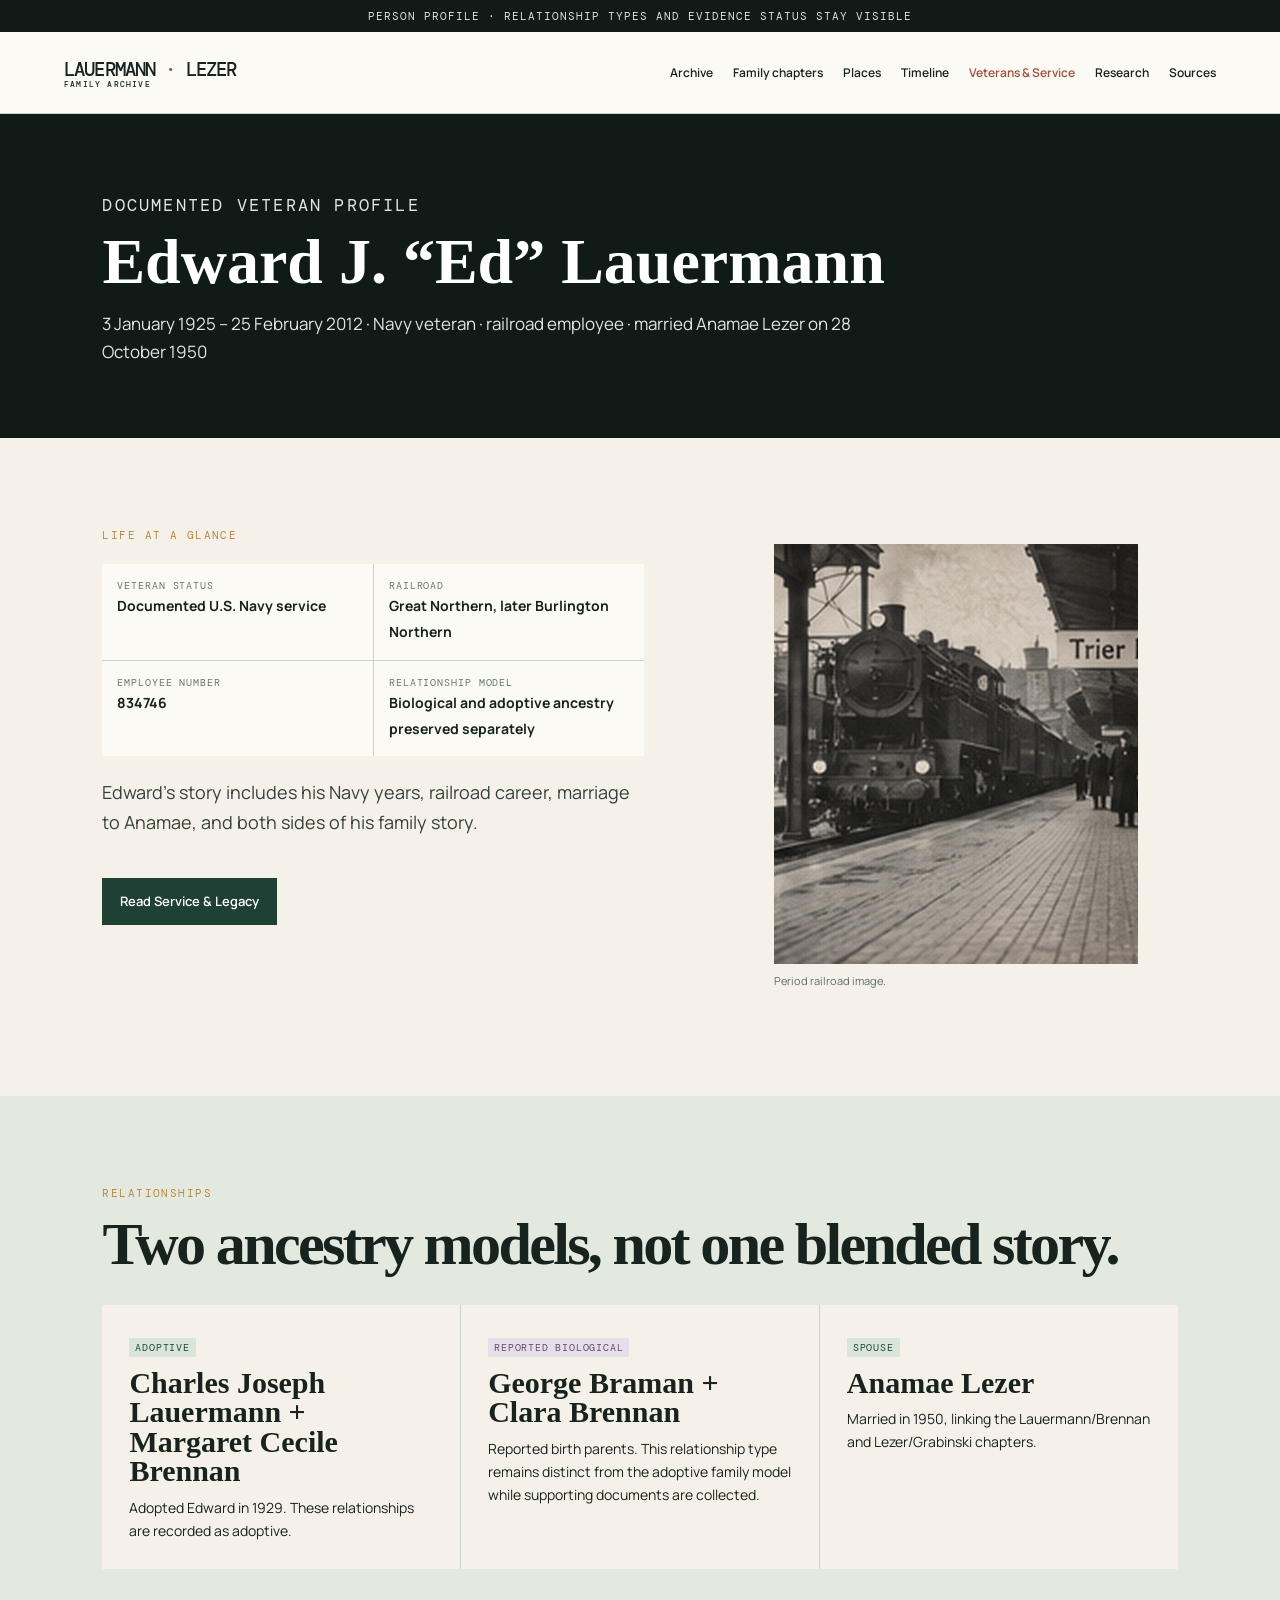
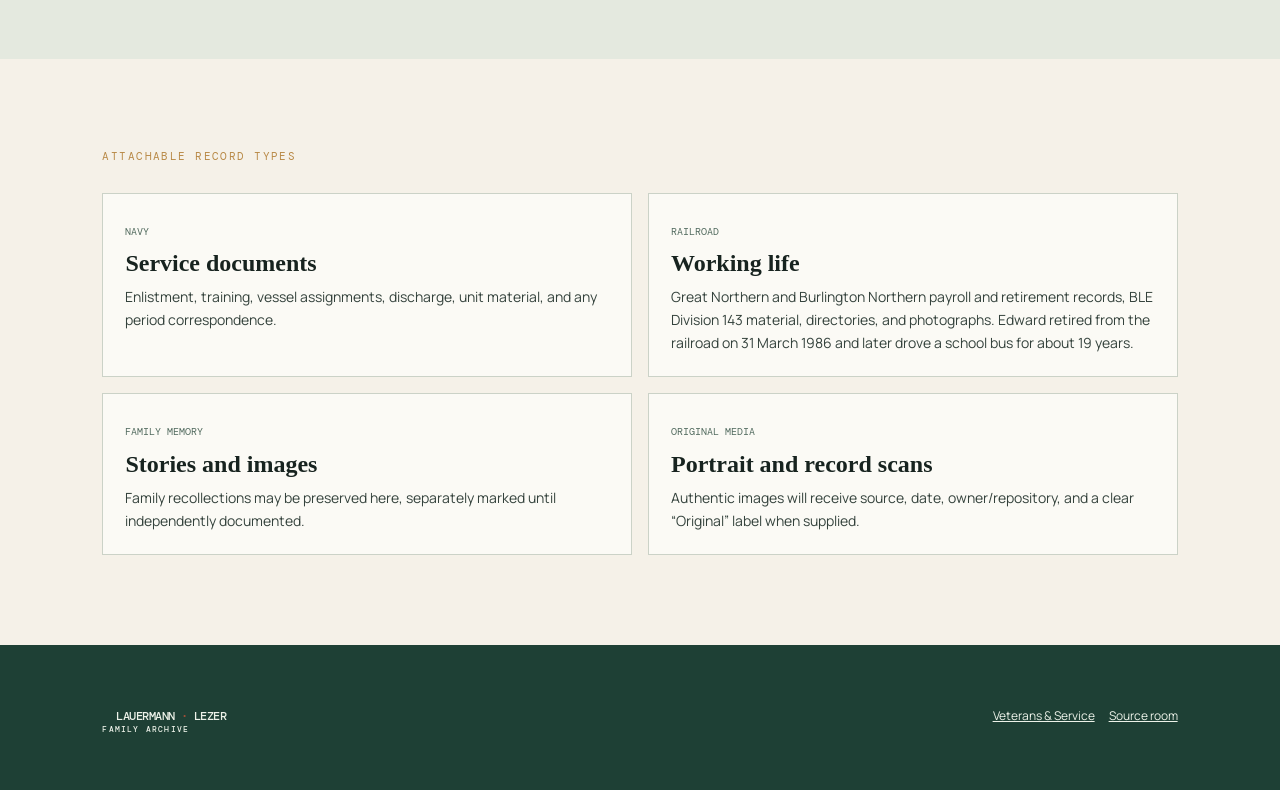
<file: people-edward.html>
<!doctype html><html lang="en"><head><link rel="canonical" href="https://lauermannlezer.com/people-edward/"><script>if(location.pathname.endsWith(".html"))history.replaceState(null,"","/people-edward/"+location.hash);</script><meta charset="utf-8"><meta name="viewport" content="width=device-width,initial-scale=1"><title>Edward J. Lauermann · Lauermann · Lezer</title><link rel="stylesheet" href="/styles.css"></head><body><div class="announcement">PERSON PROFILE · RELATIONSHIP TYPES AND EVIDENCE STATUS STAY VISIBLE</div><header class="site-header"><a class="brand" href="/">LAUERMANN <b>·</b> LEZER<small>FAMILY ARCHIVE</small></a><button class="menu">MENU</button><nav><a href="/">Archive</a><a href="/families/">Family chapters</a><a href="/places/">Places</a><a href="/timeline/">Timeline</a><a aria-current="page" href="/service/">Veterans & Service</a><a href="/research/">Research</a><a href="/records/">Sources</a></nav></header><main><section class="page-title"><p class="kicker">DOCUMENTED VETERAN PROFILE</p><h1>Edward J. “Ed” Lauermann</h1><p>3 January 1925 – 25 February 2012 · Navy veteran · railroad employee · married Anamae Lezer on 28 October 1950</p></section><section class="section"><div class="split"><div><p class="kicker">LIFE AT A GLANCE</p><div class="facts"><div><small>VETERAN STATUS</small><strong>Documented U.S. Navy service</strong></div><div><small>RAILROAD</small><strong>Great Northern, later Burlington Northern</strong></div><div><small>EMPLOYEE NUMBER</small><strong>834746</strong></div><div><small>RELATIONSHIP MODEL</small><strong>Biological and adoptive ancestry preserved separately</strong></div></div><p class="lede">Edward’s story includes his Navy years, railroad career, marriage to Anamae, and both sides of his family story.</p><a class="btn" href="/service/">Read Service & Legacy</a></div><figure class="image-panel"><img src="/22_steam_locomotive_detail.jpg" alt="Illustrative historic locomotive"><figcaption>Period railroad image.</figcaption></figure></div></section><section class="section mist"><p class="kicker">RELATIONSHIPS</p><h2>Two ancestry models, not one blended story.</h2><div class="grid cards"><div class="card"><span class="status">ADOPTIVE</span><h3>Charles Joseph Lauermann + Margaret Cecile Brennan</h3><p>Adopted Edward in 1929. These relationships are recorded as adoptive.</p></div><div class="card"><span class="status memory">REPORTED BIOLOGICAL</span><h3>George Braman + Clara Brennan</h3><p>Reported birth parents. This relationship type remains distinct from the adoptive family model while supporting documents are collected.</p></div><div class="card"><span class="status">SPOUSE</span><h3>Anamae Lezer</h3><p>Married in 1950, linking the Lauermann/Brennan and Lezer/Grabinski chapters.</p></div></div></section><section class="section"><p class="kicker">ATTACHABLE RECORD TYPES</p><div class="record-grid"><article class="record"><small>NAVY</small><h3>Service documents</h3><p>Enlistment, training, vessel assignments, discharge, unit material, and any period correspondence.</p></article><article class="record"><small>RAILROAD</small><h3>Working life</h3><p>Great Northern and Burlington Northern payroll and retirement records, BLE Division 143 material, directories, and photographs. Edward retired from the railroad on 31 March 1986 and later drove a school bus for about 19 years.</p></article><article class="record"><small>FAMILY MEMORY</small><h3>Stories and images</h3><p>Family recollections may be preserved here, separately marked until independently documented.</p></article><article class="record"><small>ORIGINAL MEDIA</small><h3>Portrait and record scans</h3><p>Authentic images will receive source, date, owner/repository, and a clear “Original” label when supplied.</p></article></div></section></main><footer class="footer"><div><a class="brand" href="/">LAUERMANN <b>·</b> LEZER<small>FAMILY ARCHIVE</small></a></div><div><a href="/service/">Veterans & Service</a><a href="/records/">Source room</a></div></footer><script src="/app.js"></script></body></html>
</file>
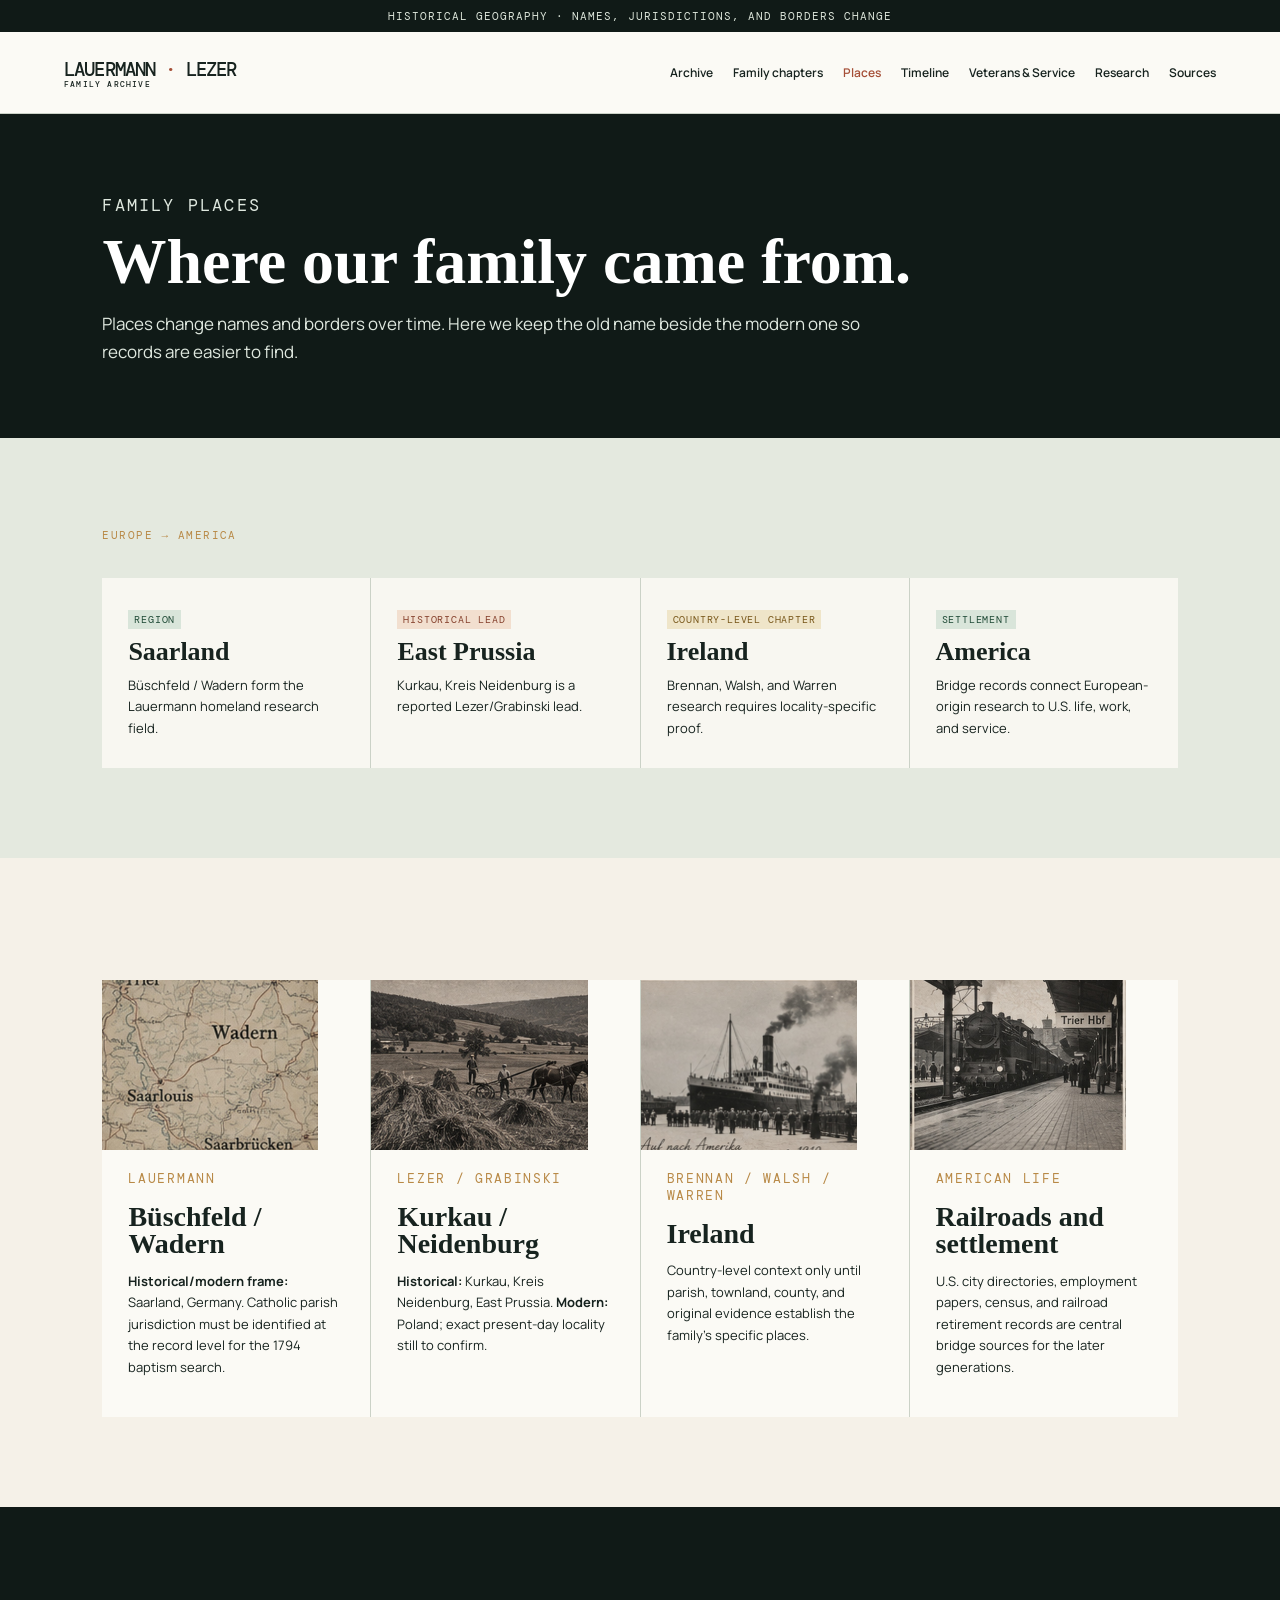
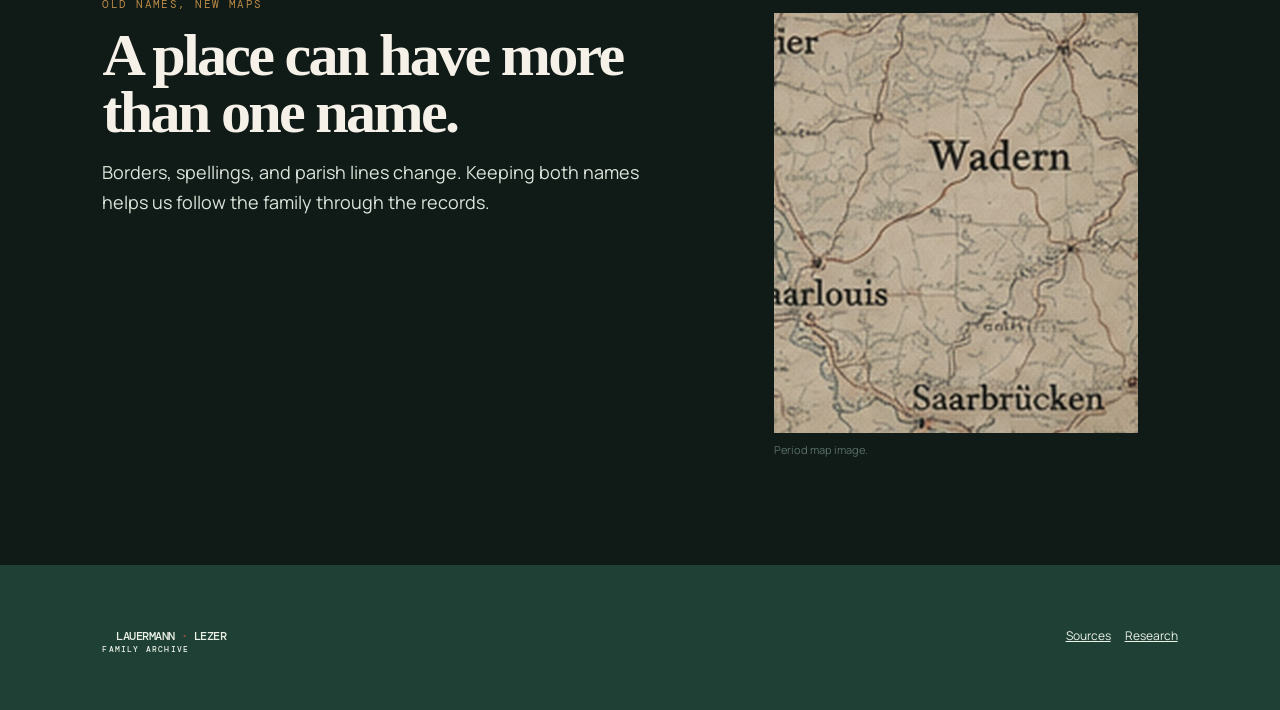
<file: places.html>
<!doctype html><html lang="en"><head><link rel="canonical" href="https://lauermannlezer.com/places/"><script>if(location.pathname.endsWith(".html"))history.replaceState(null,"","/places/"+location.hash);</script><meta charset="utf-8"><meta name="viewport" content="width=device-width,initial-scale=1"><title>Places · Lauermann · Lezer</title><link rel="stylesheet" href="/styles.css"></head><body><div class="announcement">HISTORICAL GEOGRAPHY · NAMES, JURISDICTIONS, AND BORDERS CHANGE</div><header class="site-header"><a class="brand" href="/">LAUERMANN <b>·</b> LEZER<small>FAMILY ARCHIVE</small></a><button class="menu">MENU</button><nav><a href="/">Archive</a><a href="/families/">Family chapters</a><a aria-current="page" href="/places/">Places</a><a href="/timeline/">Timeline</a><a href="/service/">Veterans & Service</a><a href="/research/">Research</a><a href="/records/">Sources</a></nav></header><main><section class="page-title"><p class="kicker">FAMILY PLACES</p><h1>Where our family came from.</h1><p>Places change names and borders over time. Here we keep the old name beside the modern one so records are easier to find.</p></section><section class="section mist"><p class="kicker">EUROPE → AMERICA</p><div class="route"><article><span class="status">REGION</span><h3>Saarland</h3><p>Büschfeld / Wadern form the Lauermann homeland research field.</p></article><article><span class="status lead">HISTORICAL LEAD</span><h3>East Prussia</h3><p>Kurkau, Kreis Neidenburg is a reported Lezer/Grabinski lead.</p></article><article><span class="status probable">COUNTRY-LEVEL CHAPTER</span><h3>Ireland</h3><p>Brennan, Walsh, and Warren research requires locality-specific proof.</p></article><article><span class="status">SETTLEMENT</span><h3>America</h3><p>Bridge records connect European-origin research to U.S. life, work, and service.</p></article></div></section><section class="section"><div class="places"><article class="place"><img src="/04_saarland_map_detail.jpg" alt="Illustrative map detail for Saarland"><p class="kicker">LAUERMANN</p><h3>Büschfeld / Wadern</h3><p><strong>Historical/modern frame:</strong> Saarland, Germany. Catholic parish jurisdiction must be identified at the record level for the 1794 baptism search.</p></article><article class="place"><img src="/24_rural_fields_detail.jpg" alt="Illustrative rural East Prussian context"><p class="kicker">LEZER / GRABINSKI</p><h3>Kurkau / Neidenburg</h3><p><strong>Historical:</strong> Kurkau, Kreis Neidenburg, East Prussia. <strong>Modern:</strong> Poland; exact present-day locality still to confirm.</p></article><article class="place"><img src="/10_steamship_departure.jpg" alt="Illustrative steamship departure"><p class="kicker">BRENNAN / WALSH / WARREN</p><h3>Ireland</h3><p>Country-level context only until parish, townland, county, and original evidence establish the family’s specific places.</p></article><article class="place"><img src="/09_steam_train_platform.jpg" alt="Illustrative historic railway platform"><p class="kicker">AMERICAN LIFE</p><h3>Railroads and settlement</h3><p>U.S. city directories, employment papers, census, and railroad retirement records are central bridge sources for the later generations.</p></article></div></section><section class="section dark"><div class="split"><div><p class="kicker">OLD NAMES, NEW MAPS</p><h2>A place can have more than one name.</h2><p class="lede">Borders, spellings, and parish lines change. Keeping both names helps us follow the family through the records.</p></div><figure class="image-panel"><img src="/20_old_map_closeup.jpg" alt="Illustrative map close-up"><figcaption>Period map image.</figcaption></figure></div></section></main><footer class="footer"><div><a class="brand" href="/">LAUERMANN <b>·</b> LEZER<small>FAMILY ARCHIVE</small></a></div><div><a href="/records/">Sources</a><a href="/research/">Research</a></div></footer><script src="/app.js"></script></body></html>
</file>
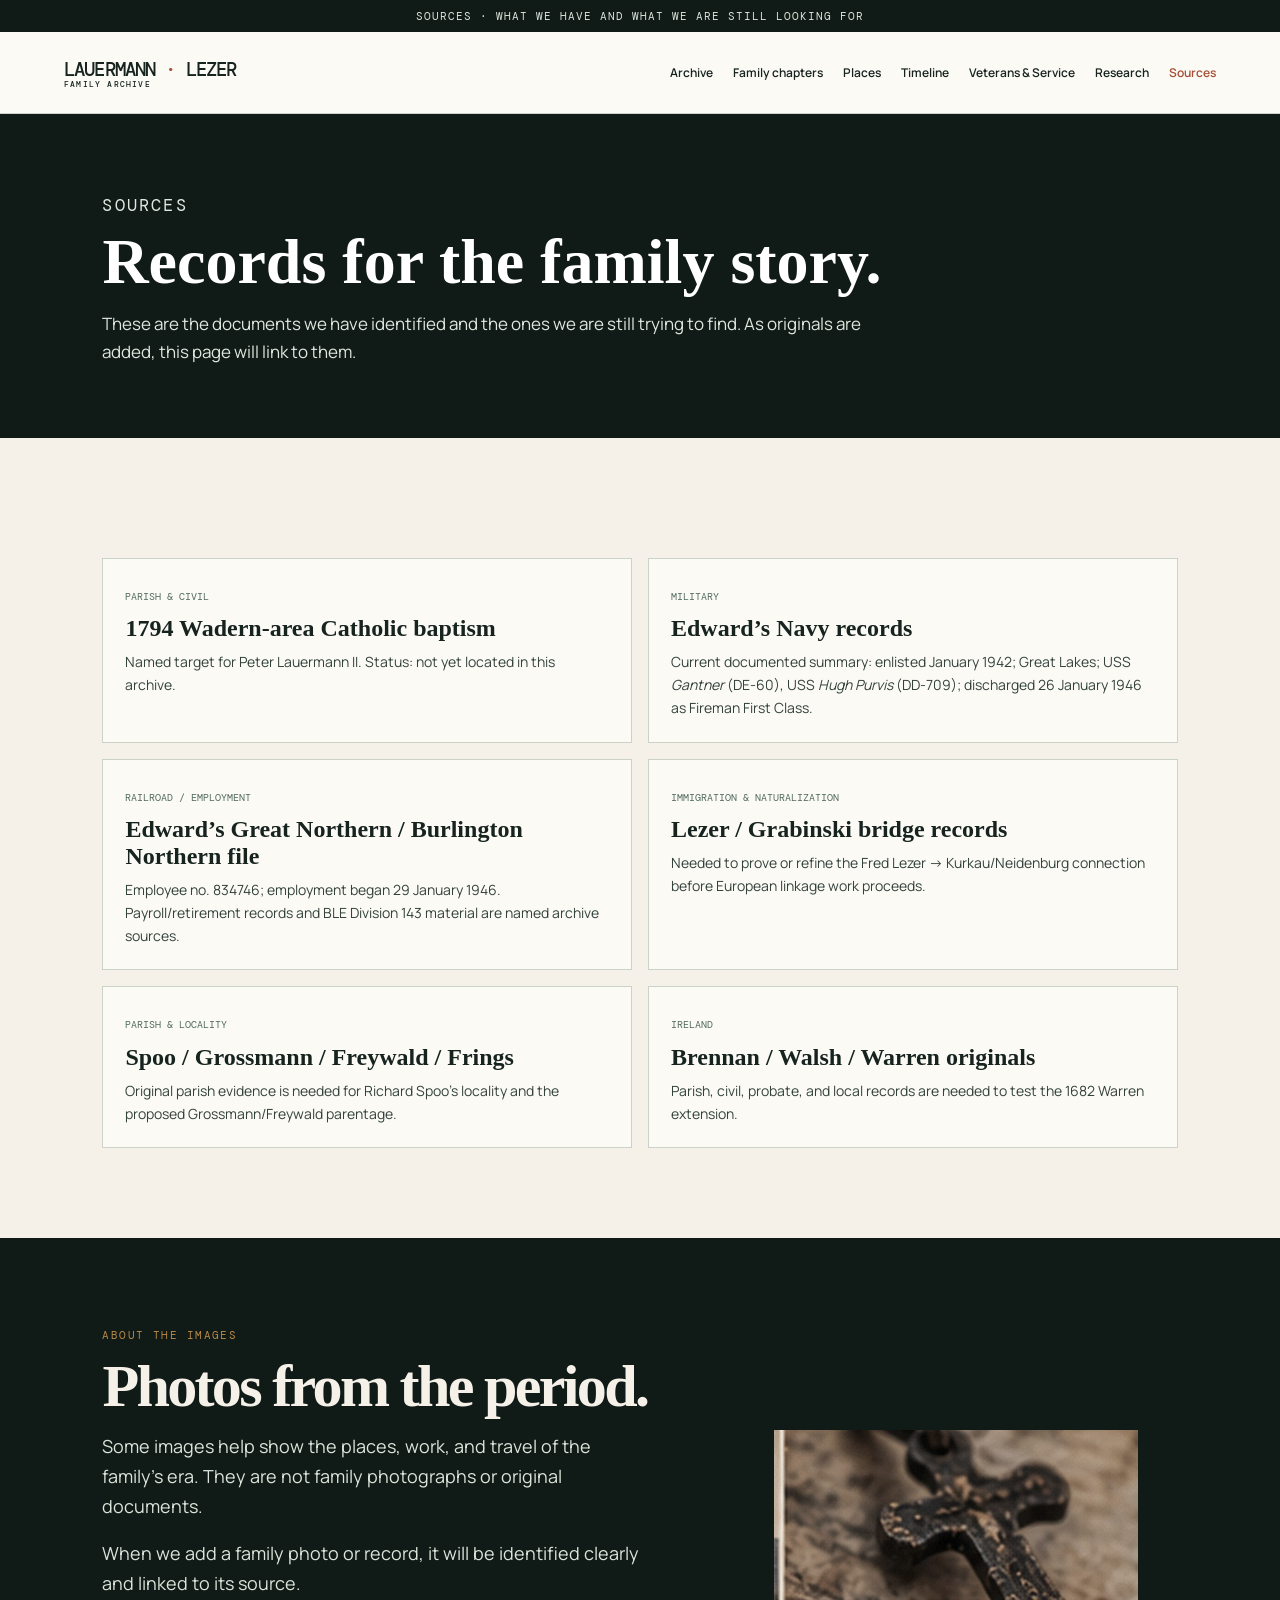
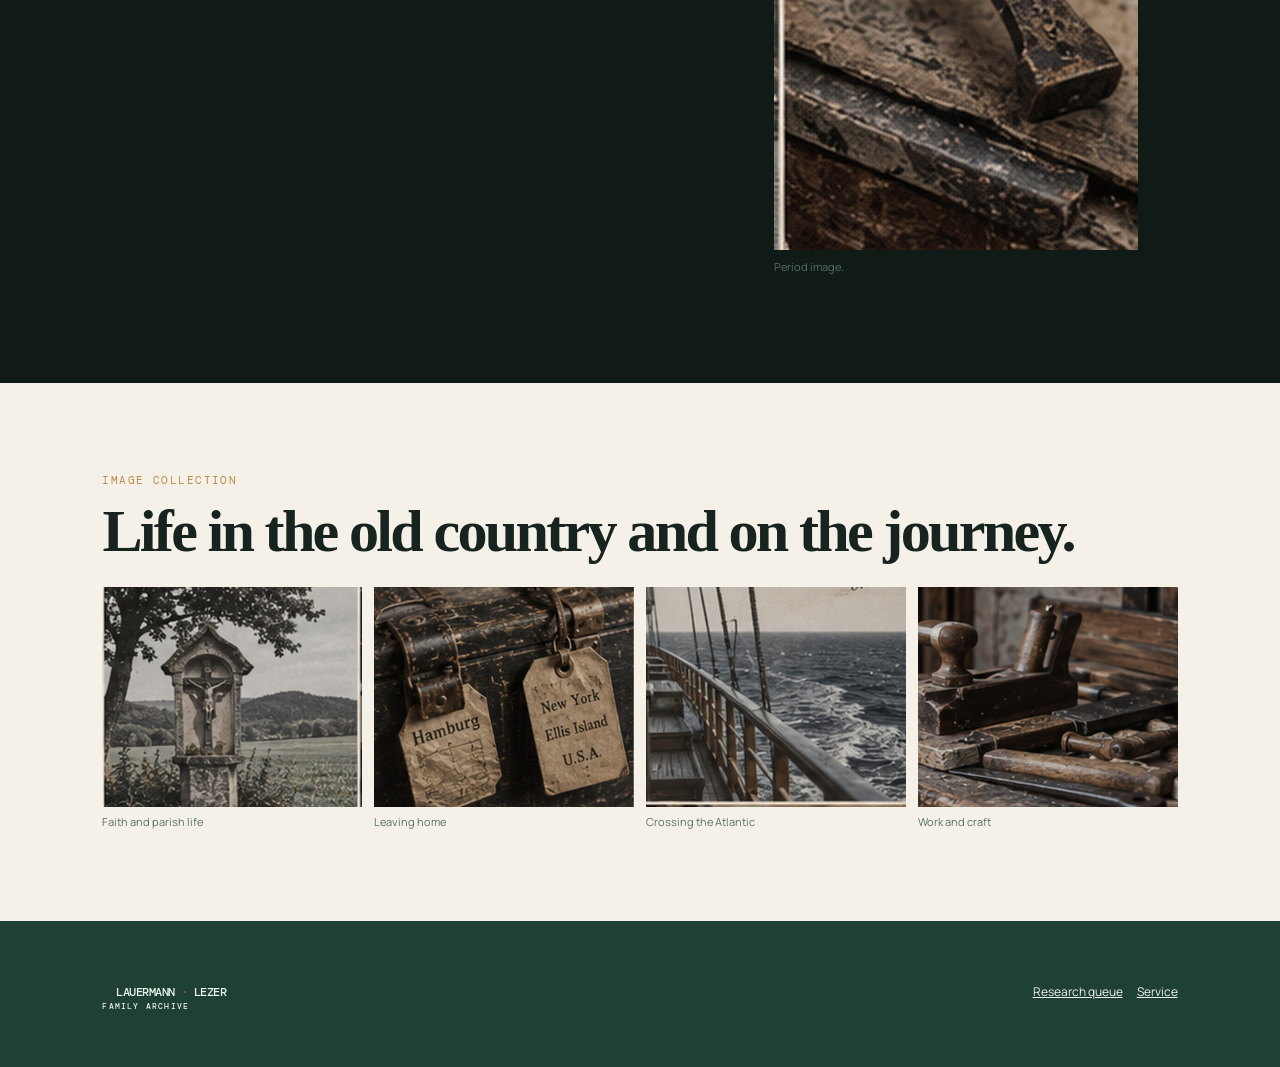
<file: records.html>
<!doctype html><html lang="en"><head><link rel="canonical" href="https://lauermannlezer.com/records/"><script>if(location.pathname.endsWith(".html"))history.replaceState(null,"","/records/"+location.hash);</script><meta charset="utf-8"><meta name="viewport" content="width=device-width,initial-scale=1"><title>Sources & Records · Lauermann · Lezer</title><link rel="stylesheet" href="/styles.css"></head><body><div class="announcement">SOURCES · WHAT WE HAVE AND WHAT WE ARE STILL LOOKING FOR</div><header class="site-header"><a class="brand" href="/">LAUERMANN <b>·</b> LEZER<small>FAMILY ARCHIVE</small></a><button class="menu">MENU</button><nav><a href="/">Archive</a><a href="/families/">Family chapters</a><a href="/places/">Places</a><a href="/timeline/">Timeline</a><a href="/service/">Veterans & Service</a><a href="/research/">Research</a><a aria-current="page" href="/records/">Sources</a></nav></header><main><section class="page-title"><p class="kicker">SOURCES</p><h1>Records for the family story.</h1><p>These are the documents we have identified and the ones we are still trying to find. As originals are added, this page will link to them.</p></section><section class="section"><div class="record-grid"><article class="record"><small>PARISH & CIVIL</small><h3>1794 Wadern-area Catholic baptism</h3><p>Named target for Peter Lauermann II. Status: not yet located in this archive.</p></article><article class="record"><small>MILITARY</small><h3>Edward’s Navy records</h3><p>Current documented summary: enlisted January 1942; Great Lakes; USS <em>Gantner</em> (DE-60), USS <em>Hugh Purvis</em> (DD-709); discharged 26 January 1946 as Fireman First Class.</p></article><article class="record"><small>RAILROAD / EMPLOYMENT</small><h3>Edward’s Great Northern / Burlington Northern file</h3><p>Employee no. 834746; employment began 29 January 1946. Payroll/retirement records and BLE Division 143 material are named archive sources.</p></article><article class="record"><small>IMMIGRATION & NATURALIZATION</small><h3>Lezer / Grabinski bridge records</h3><p>Needed to prove or refine the Fred Lezer → Kurkau/Neidenburg connection before European linkage work proceeds.</p></article><article class="record"><small>PARISH & LOCALITY</small><h3>Spoo / Grossmann / Freywald / Frings</h3><p>Original parish evidence is needed for Richard Spoo’s locality and the proposed Grossmann/Freywald parentage.</p></article><article class="record"><small>IRELAND</small><h3>Brennan / Walsh / Warren originals</h3><p>Parish, civil, probate, and local records are needed to test the 1682 Warren extension.</p></article></div></section><section class="section dark"><p class="kicker">ABOUT THE IMAGES</p><h2>Photos from the period.</h2><div class="split"><div><p class="lede">Some images help show the places, work, and travel of the family’s era. They are not family photographs or original documents.</p><p class="lede">When we add a family photo or record, it will be identified clearly and linked to its source.</p></div><figure class="image-panel"><img src="/17_wooden_cross_book.jpg" alt="Illustrative cross and old book"><figcaption>Period image.</figcaption></figure></div></section><section class="section"><p class="kicker">IMAGE COLLECTION</p><h2>Life in the old country and on the journey.</h2><div class="gallery"><figure><img src="/02_wayside_crucifix_shrine.jpg" alt="Illustrative wayside crucifix"><figcaption>Faith and parish life</figcaption></figure><figure><img src="/11_immigrant_travel_trunk.jpg" alt="Illustrative immigrant trunk"><figcaption>Leaving home</figcaption></figure><figure><img src="/12_atlantic_ship_deck.jpg" alt="Illustrative Atlantic ship deck"><figcaption>Crossing the Atlantic</figcaption></figure><figure><img src="/19_toolbench_detail.jpg" alt="Illustrative historic toolbench"><figcaption>Work and craft</figcaption></figure></div></section></main><footer class="footer"><div><a class="brand" href="/">LAUERMANN <b>·</b> LEZER<small>FAMILY ARCHIVE</small></a></div><div><a href="/research/">Research queue</a><a href="/service/">Service</a></div></footer><script src="/app.js"></script></body></html>
</file>
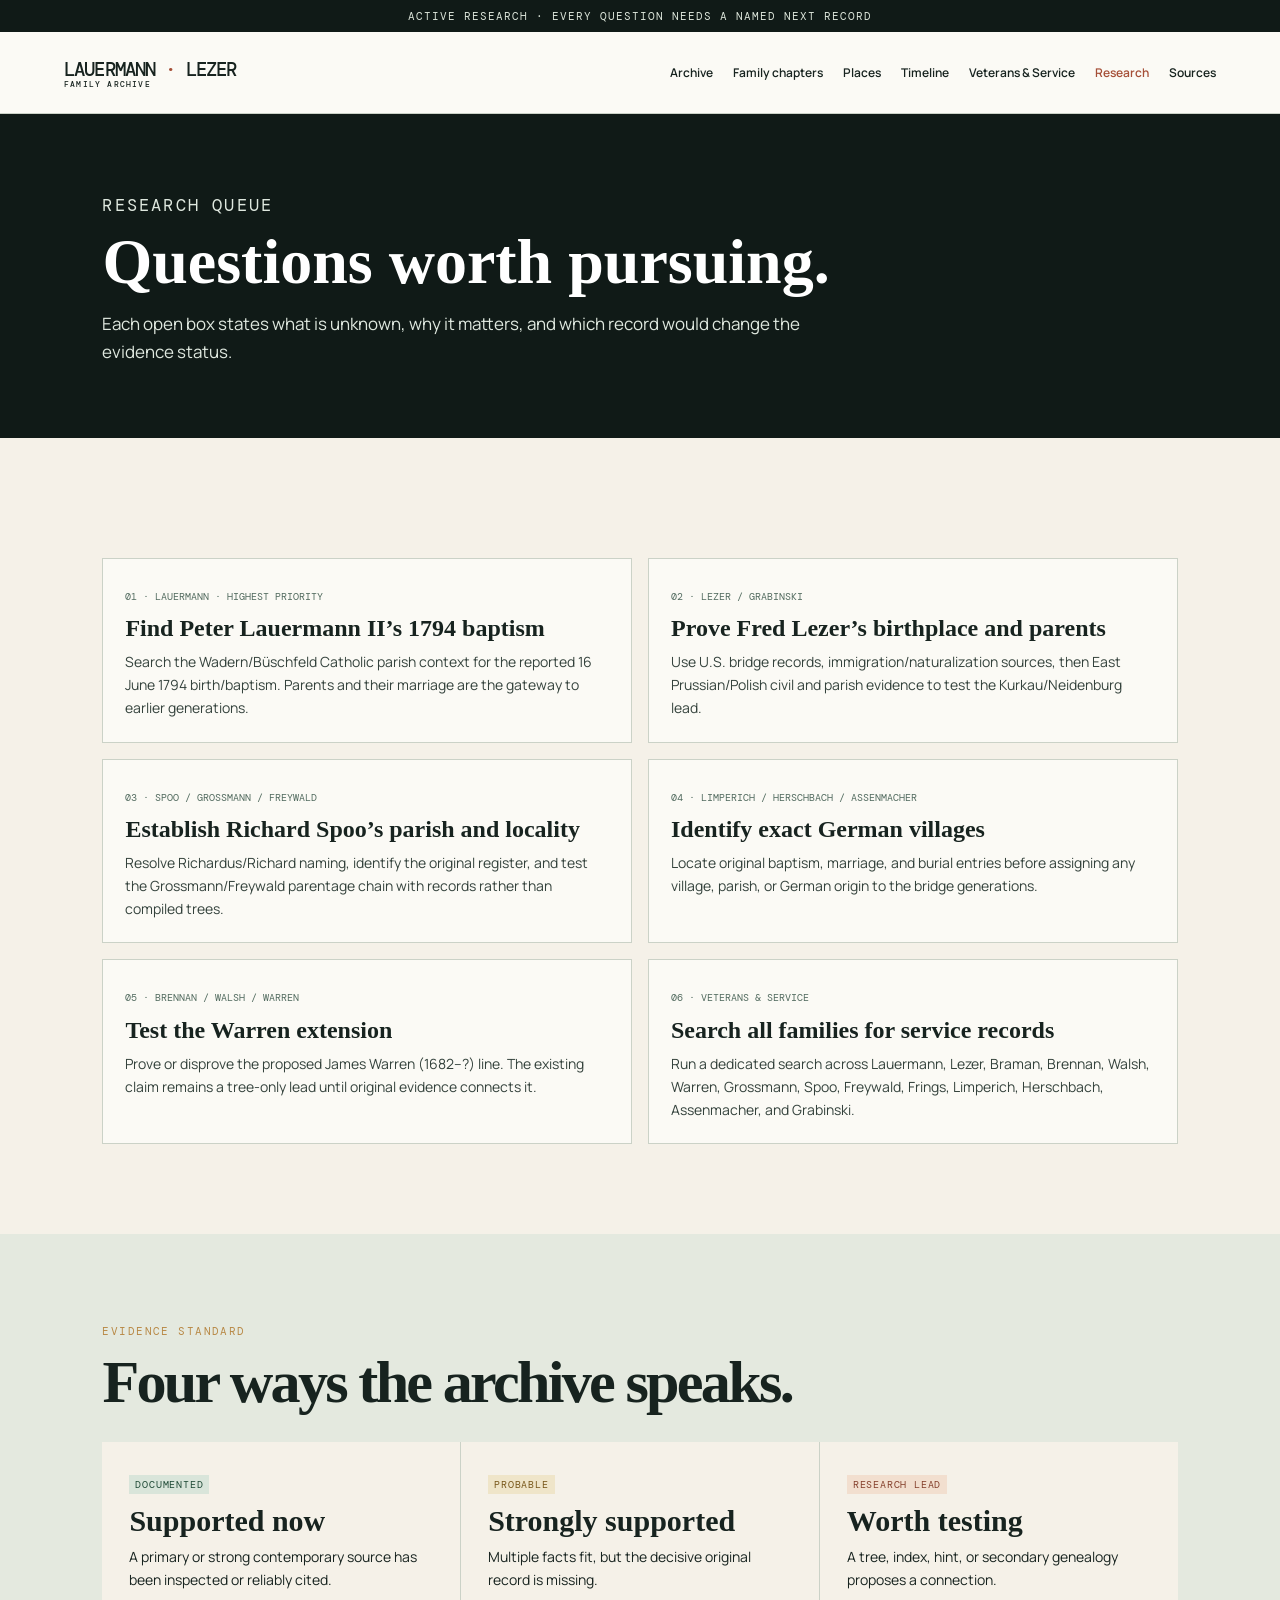
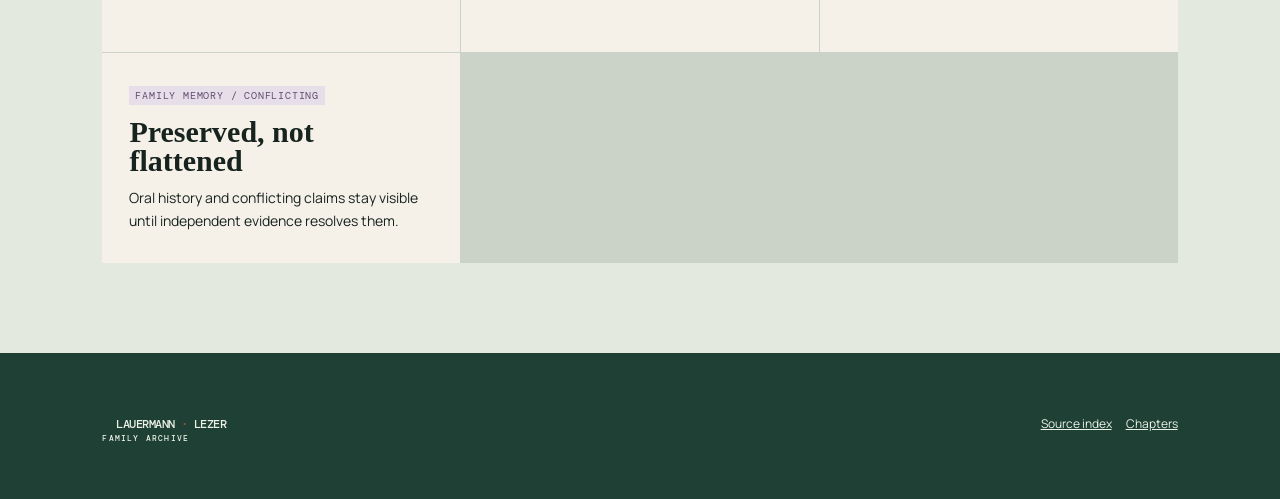
<file: research.html>
<!doctype html><html lang="en"><head><link rel="canonical" href="https://lauermannlezer.com/research/"><script>if(location.pathname.endsWith(".html"))history.replaceState(null,"","/research/"+location.hash);</script><meta charset="utf-8"><meta name="viewport" content="width=device-width,initial-scale=1"><title>Research Queue · Lauermann · Lezer</title><link rel="stylesheet" href="/styles.css"></head><body><div class="announcement">ACTIVE RESEARCH · EVERY QUESTION NEEDS A NAMED NEXT RECORD</div><header class="site-header"><a class="brand" href="/">LAUERMANN <b>·</b> LEZER<small>FAMILY ARCHIVE</small></a><button class="menu">MENU</button><nav><a href="/">Archive</a><a href="/families/">Family chapters</a><a href="/places/">Places</a><a href="/timeline/">Timeline</a><a href="/service/">Veterans & Service</a><a aria-current="page" href="/research/">Research</a><a href="/records/">Sources</a></nav></header><main><section class="page-title"><p class="kicker">RESEARCH QUEUE</p><h1>Questions worth pursuing.</h1><p>Each open box states what is unknown, why it matters, and which record would change the evidence status.</p></section><section class="section"><div class="record-grid"><article class="record"><small>01 · LAUERMANN · HIGHEST PRIORITY</small><h3>Find Peter Lauermann II’s 1794 baptism</h3><p>Search the Wadern/Büschfeld Catholic parish context for the reported 16 June 1794 birth/baptism. Parents and their marriage are the gateway to earlier generations.</p></article><article class="record"><small>02 · LEZER / GRABINSKI</small><h3>Prove Fred Lezer’s birthplace and parents</h3><p>Use U.S. bridge records, immigration/naturalization sources, then East Prussian/Polish civil and parish evidence to test the Kurkau/Neidenburg lead.</p></article><article class="record"><small>03 · SPOO / GROSSMANN / FREYWALD</small><h3>Establish Richard Spoo’s parish and locality</h3><p>Resolve Richardus/Richard naming, identify the original register, and test the Grossmann/Freywald parentage chain with records rather than compiled trees.</p></article><article class="record"><small>04 · LIMPERICH / HERSCHBACH / ASSENMACHER</small><h3>Identify exact German villages</h3><p>Locate original baptism, marriage, and burial entries before assigning any village, parish, or German origin to the bridge generations.</p></article><article class="record"><small>05 · BRENNAN / WALSH / WARREN</small><h3>Test the Warren extension</h3><p>Prove or disprove the proposed James Warren (1682–?) line. The existing claim remains a tree-only lead until original evidence connects it.</p></article><article class="record"><small>06 · VETERANS & SERVICE</small><h3>Search all families for service records</h3><p>Run a dedicated search across Lauermann, Lezer, Braman, Brennan, Walsh, Warren, Grossmann, Spoo, Freywald, Frings, Limperich, Herschbach, Assenmacher, and Grabinski.</p></article></div></section><section class="section mist"><p class="kicker">EVIDENCE STANDARD</p><h2>Four ways the archive speaks.</h2><div class="grid cards"><div class="card"><span class="status">DOCUMENTED</span><h3>Supported now</h3><p>A primary or strong contemporary source has been inspected or reliably cited.</p></div><div class="card"><span class="status probable">PROBABLE</span><h3>Strongly supported</h3><p>Multiple facts fit, but the decisive original record is missing.</p></div><div class="card"><span class="status lead">RESEARCH LEAD</span><h3>Worth testing</h3><p>A tree, index, hint, or secondary genealogy proposes a connection.</p></div><div class="card"><span class="status memory">FAMILY MEMORY / CONFLICTING</span><h3>Preserved, not flattened</h3><p>Oral history and conflicting claims stay visible until independent evidence resolves them.</p></div></div></section></main><footer class="footer"><div><a class="brand" href="/">LAUERMANN <b>·</b> LEZER<small>FAMILY ARCHIVE</small></a></div><div><a href="/records/">Source index</a><a href="/families/">Chapters</a></div></footer><script src="/app.js"></script></body></html>
</file>
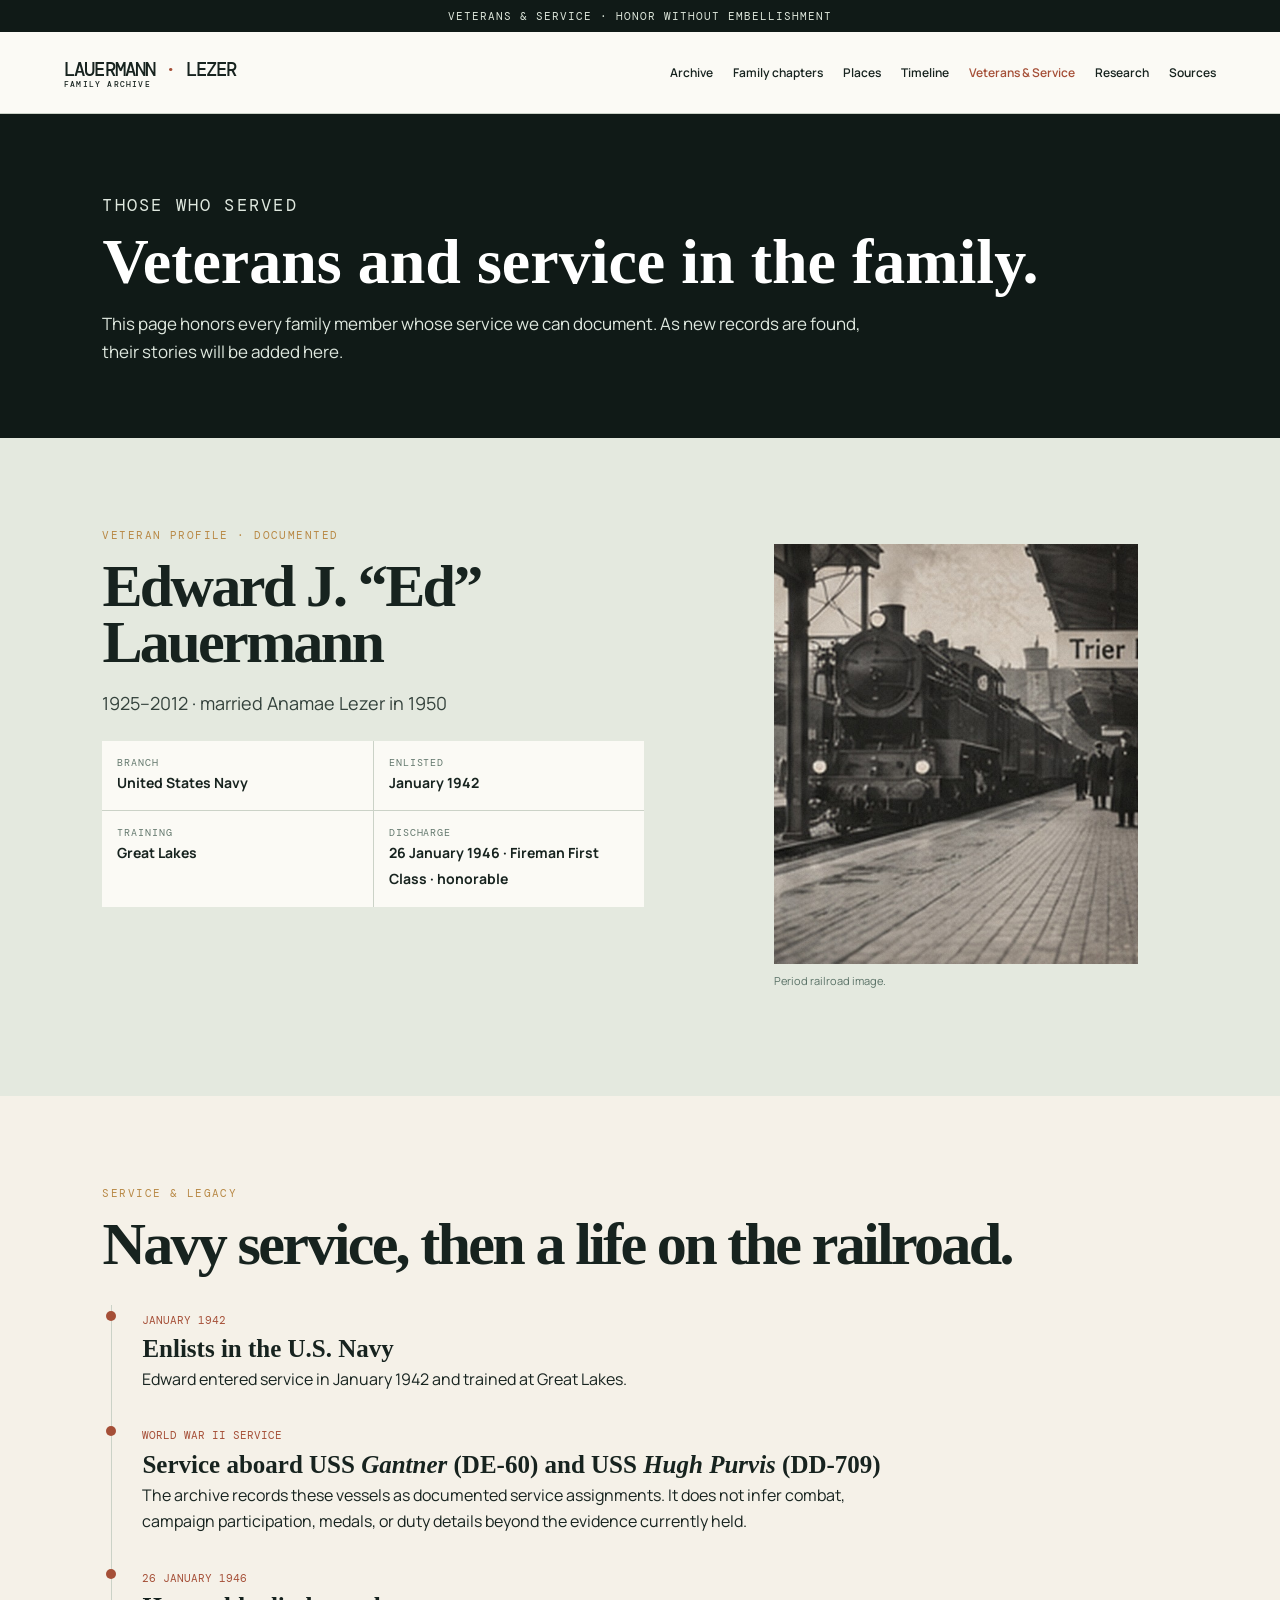
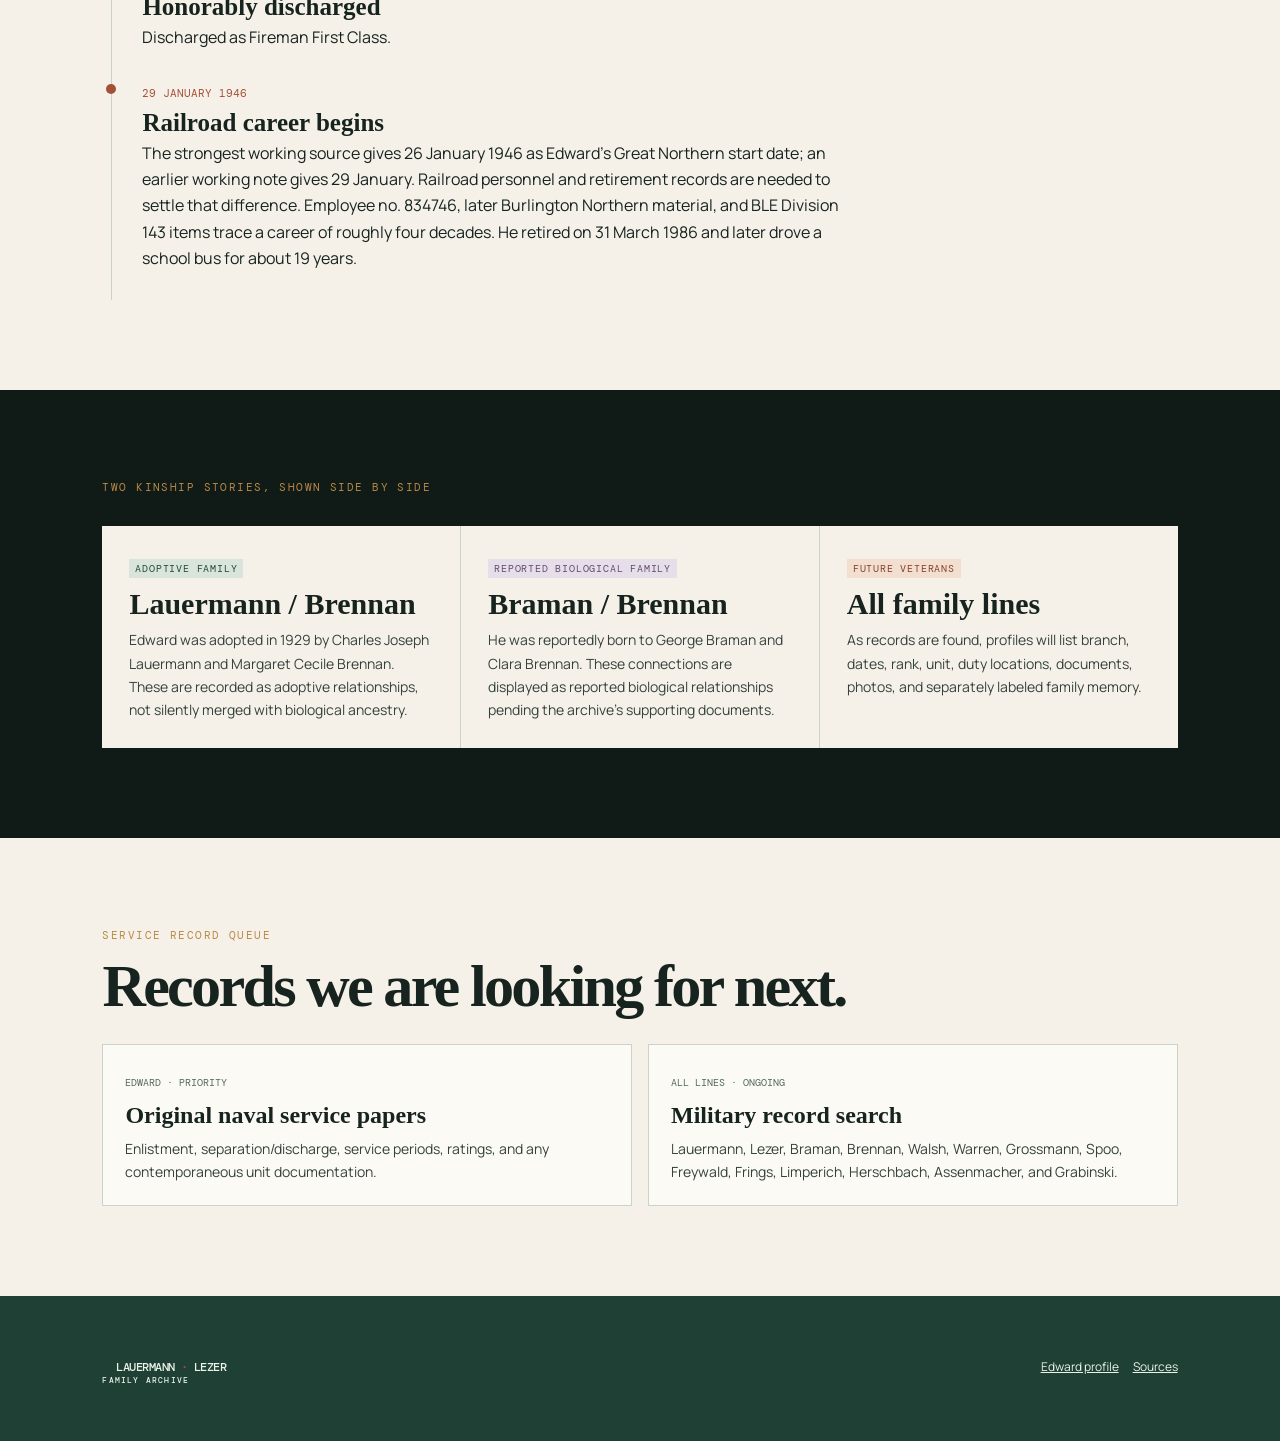
<file: service.html>
<!doctype html><html lang="en"><head><link rel="canonical" href="https://lauermannlezer.com/service/"><script>if(location.pathname.endsWith(".html"))history.replaceState(null,"","/service/"+location.hash);</script><meta charset="utf-8"><meta name="viewport" content="width=device-width,initial-scale=1"><title>Veterans & Service · Lauermann · Lezer</title><link rel="stylesheet" href="/styles.css"></head><body><div class="announcement">VETERANS & SERVICE · HONOR WITHOUT EMBELLISHMENT</div><header class="site-header"><a class="brand" href="/">LAUERMANN <b>·</b> LEZER<small>FAMILY ARCHIVE</small></a><button class="menu">MENU</button><nav><a href="/">Archive</a><a href="/families/">Family chapters</a><a href="/places/">Places</a><a href="/timeline/">Timeline</a><a aria-current="page" href="/service/">Veterans & Service</a><a href="/research/">Research</a><a href="/records/">Sources</a></nav></header><main><section class="page-title"><p class="kicker">THOSE WHO SERVED</p><h1>Veterans and service in the family.</h1><p>This page honors every family member whose service we can document. As new records are found, their stories will be added here.</p></section><section class="section mist"><div class="split"><div><p class="kicker">VETERAN PROFILE · DOCUMENTED</p><h2>Edward J. “Ed” Lauermann</h2><p class="lede">1925–2012 · married Anamae Lezer in 1950</p><div class="facts"><div><small>BRANCH</small><strong>United States Navy</strong></div><div><small>ENLISTED</small><strong>January 1942</strong></div><div><small>TRAINING</small><strong>Great Lakes</strong></div><div><small>DISCHARGE</small><strong>26 January 1946 · Fireman First Class · honorable</strong></div></div></div><figure class="image-panel"><img src="/22_steam_locomotive_detail.jpg" alt="Illustrative historic locomotive detail"><figcaption>Period railroad image.</figcaption></figure></div></section><section class="section"><p class="kicker">SERVICE & LEGACY</p><h2>Navy service, then a life on the railroad.</h2><div class="timeline"><article><time>JANUARY 1942</time><h3>Enlists in the U.S. Navy</h3><p>Edward entered service in January 1942 and trained at Great Lakes.</p></article><article><time>WORLD WAR II SERVICE</time><h3>Service aboard USS <em>Gantner</em> (DE-60) and USS <em>Hugh Purvis</em> (DD-709)</h3><p>The archive records these vessels as documented service assignments. It does not infer combat, campaign participation, medals, or duty details beyond the evidence currently held.</p></article><article><time>26 JANUARY 1946</time><h3>Honorably discharged</h3><p>Discharged as Fireman First Class.</p></article><article><time>29 JANUARY 1946</time><h3>Railroad career begins</h3><p>The strongest working source gives 26 January 1946 as Edward’s Great Northern start date; an earlier working note gives 29 January. Railroad personnel and retirement records are needed to settle that difference. Employee no. 834746, later Burlington Northern material, and BLE Division 143 items trace a career of roughly four decades. He retired on 31 March 1986 and later drove a school bus for about 19 years.</p></article></div></section><section class="section dark"><p class="kicker">TWO KINSHIP STORIES, SHOWN SIDE BY SIDE</p><div class="grid cards"><div class="card"><span class="status">ADOPTIVE FAMILY</span><h3>Lauermann / Brennan</h3><p>Edward was adopted in 1929 by Charles Joseph Lauermann and Margaret Cecile Brennan. These are recorded as adoptive relationships, not silently merged with biological ancestry.</p></div><div class="card"><span class="status memory">REPORTED BIOLOGICAL FAMILY</span><h3>Braman / Brennan</h3><p>He was reportedly born to George Braman and Clara Brennan. These connections are displayed as reported biological relationships pending the archive’s supporting documents.</p></div><div class="card"><span class="status lead">FUTURE VETERANS</span><h3>All family lines</h3><p>As records are found, profiles will list branch, dates, rank, unit, duty locations, documents, photos, and separately labeled family memory.</p></div></div></section><section class="section"><p class="kicker">SERVICE RECORD QUEUE</p><h2>Records we are looking for next.</h2><div class="record-grid"><article class="record"><small>EDWARD · PRIORITY</small><h3>Original naval service papers</h3><p>Enlistment, separation/discharge, service periods, ratings, and any contemporaneous unit documentation.</p></article><article class="record"><small>ALL LINES · ONGOING</small><h3>Military record search</h3><p>Lauermann, Lezer, Braman, Brennan, Walsh, Warren, Grossmann, Spoo, Freywald, Frings, Limperich, Herschbach, Assenmacher, and Grabinski.</p></article></div></section></main><footer class="footer"><div><a class="brand" href="/">LAUERMANN <b>·</b> LEZER<small>FAMILY ARCHIVE</small></a></div><div><a href="/people-edward/">Edward profile</a><a href="/records/">Sources</a></div></footer><script src="/app.js"></script></body></html>
</file>
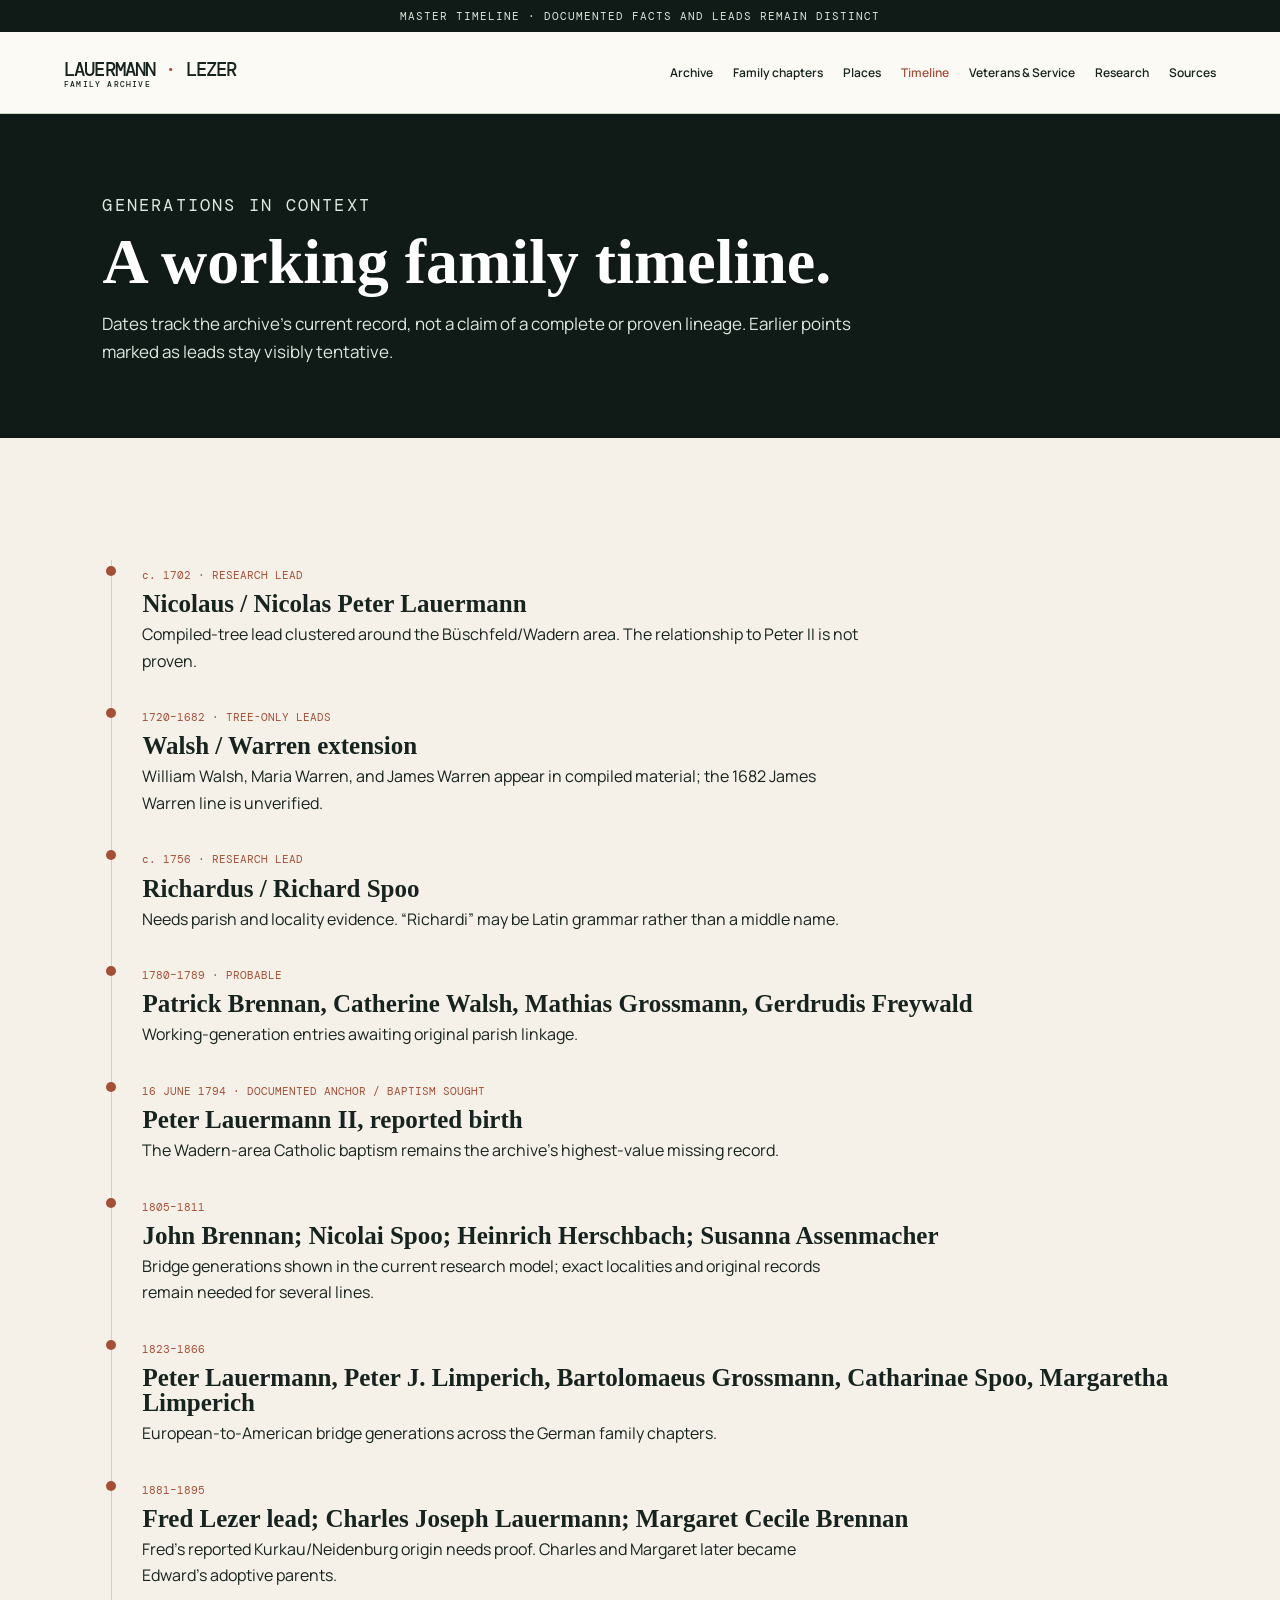
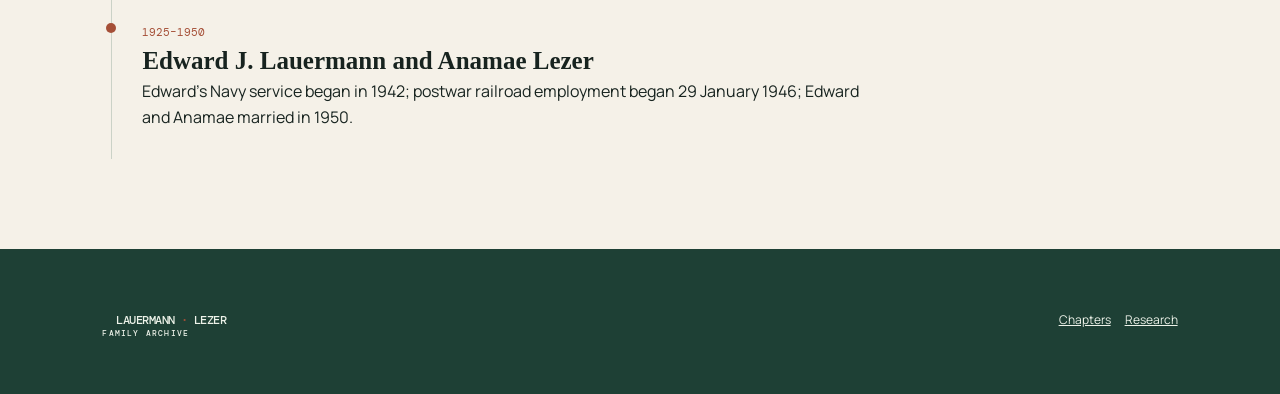
<file: timeline.html>
<!doctype html><html lang="en"><head><link rel="canonical" href="https://lauermannlezer.com/timeline/"><script>if(location.pathname.endsWith(".html"))history.replaceState(null,"","/timeline/"+location.hash);</script><meta charset="utf-8"><meta name="viewport" content="width=device-width,initial-scale=1"><title>Timeline · Lauermann · Lezer</title><link rel="stylesheet" href="/styles.css"></head><body><div class="announcement">MASTER TIMELINE · DOCUMENTED FACTS AND LEADS REMAIN DISTINCT</div><header class="site-header"><a class="brand" href="/">LAUERMANN <b>·</b> LEZER<small>FAMILY ARCHIVE</small></a><button class="menu">MENU</button><nav><a href="/">Archive</a><a href="/families/">Family chapters</a><a href="/places/">Places</a><a aria-current="page" href="/timeline/">Timeline</a><a href="/service/">Veterans & Service</a><a href="/research/">Research</a><a href="/records/">Sources</a></nav></header><main><section class="page-title"><p class="kicker">GENERATIONS IN CONTEXT</p><h1>A working family timeline.</h1><p>Dates track the archive’s current record, not a claim of a complete or proven lineage. Earlier points marked as leads stay visibly tentative.</p></section><section class="section"><div class="timeline"><article><time>c. 1702 · RESEARCH LEAD</time><h3>Nicolaus / Nicolas Peter Lauermann</h3><p>Compiled-tree lead clustered around the Büschfeld/Wadern area. The relationship to Peter II is not proven.</p></article><article><time>1720–1682 · TREE-ONLY LEADS</time><h3>Walsh / Warren extension</h3><p>William Walsh, Maria Warren, and James Warren appear in compiled material; the 1682 James Warren line is unverified.</p></article><article><time>c. 1756 · RESEARCH LEAD</time><h3>Richardus / Richard Spoo</h3><p>Needs parish and locality evidence. “Richardi” may be Latin grammar rather than a middle name.</p></article><article><time>1780–1789 · PROBABLE</time><h3>Patrick Brennan, Catherine Walsh, Mathias Grossmann, Gerdrudis Freywald</h3><p>Working-generation entries awaiting original parish linkage.</p></article><article><time>16 JUNE 1794 · DOCUMENTED ANCHOR / BAPTISM SOUGHT</time><h3>Peter Lauermann II, reported birth</h3><p>The Wadern-area Catholic baptism remains the archive’s highest-value missing record.</p></article><article><time>1805–1811</time><h3>John Brennan; Nicolai Spoo; Heinrich Herschbach; Susanna Assenmacher</h3><p>Bridge generations shown in the current research model; exact localities and original records remain needed for several lines.</p></article><article><time>1823–1866</time><h3>Peter Lauermann, Peter J. Limperich, Bartolomaeus Grossmann, Catharinae Spoo, Margaretha Limperich</h3><p>European-to-American bridge generations across the German family chapters.</p></article><article><time>1881–1895</time><h3>Fred Lezer lead; Charles Joseph Lauermann; Margaret Cecile Brennan</h3><p>Fred’s reported Kurkau/Neidenburg origin needs proof. Charles and Margaret later became Edward’s adoptive parents.</p></article><article><time>1925–1950</time><h3>Edward J. Lauermann and Anamae Lezer</h3><p>Edward’s Navy service began in 1942; postwar railroad employment began 29 January 1946; Edward and Anamae married in 1950.</p></article></div></section></main><footer class="footer"><div><a class="brand" href="/">LAUERMANN <b>·</b> LEZER<small>FAMILY ARCHIVE</small></a></div><div><a href="/families/">Chapters</a><a href="/research/">Research</a></div></footer><script src="/app.js"></script></body></html>
</file>
<file: styles.css>
@import url('https://fonts.googleapis.com/css2?family=DM+Mono:wght@400;500&family=Fraunces:opsz,wght@9..144,500;9..144,600;9..144,700&family=Manrope:wght@400;500;600;700&display=swap');
:root{--ink:#17231f;--night:#101a17;--pine:#1e4035;--paper:#f5f1e8;--mist:#e4e9df;--line:#cbd2c7;--rust:#a54f37;--gold:#b88946;--text:#34423c}*{box-sizing:border-box}html{scroll-behavior:smooth}body{margin:0;background:var(--paper);color:var(--ink);font:16px/1.65 Manrope,Arial,sans-serif}a{color:inherit}img{display:block;max-width:100%}.announcement{background:var(--night);color:#dce5da;padding:9px 5vw;text-align:center;font:11px DM Mono,monospace;letter-spacing:.09em}.site-header{min-height:82px;padding:0 5vw;display:flex;align-items:center;justify-content:space-between;border-bottom:1px solid var(--line);background:#fbfaf5;position:sticky;top:0;z-index:10}.brand{text-decoration:none;font:500 19px DM Mono,monospace;letter-spacing:-.045em}.brand b{color:var(--rust);font-weight:500}.brand small{display:block;font-size:8px;letter-spacing:.15em;margin-top:-3px}.site-header nav{display:flex;gap:20px}.site-header nav a{font-size:12px;font-weight:600;text-decoration:none}.site-header nav a:hover,.site-header nav a[aria-current=page]{color:var(--rust)}.menu{display:none}.hero{min-height:600px;position:relative;display:grid;align-items:end;padding:80px 9vw;background:var(--night);color:white;overflow:hidden}.hero:before{content:"";position:absolute;inset:0;background:linear-gradient(90deg,rgba(9,19,16,.88),rgba(9,19,16,.36) 62%,rgba(9,19,16,.1)),linear-gradient(0deg,rgba(9,19,16,.7),transparent 55%);z-index:1}.hero>img{position:absolute;inset:0;width:100%;height:100%;object-fit:cover;filter:saturate(.65) contrast(.95)}.hero-copy{position:relative;z-index:2;max-width:810px}.kicker{margin:0 0 16px;color:var(--gold);font:11px DM Mono,monospace;letter-spacing:.13em}.hero h1,.section h1,.section h2,.chapter h2{font:600 clamp(46px,6vw,88px)/.94 Georgia,"Times New Roman",serif;letter-spacing:-.045em;margin:0}.hero .intro{max-width:660px;font-size:18px;line-height:1.6;margin:25px 0 0}.hero-caption{position:absolute;right:5vw;bottom:23px;z-index:2;font:10px DM Mono,monospace;color:#dbe0d6;letter-spacing:.1em;text-align:right}.section{padding:90px 8vw}.section.dark{background:var(--night);color:#f5f1e8}.section.mist{background:var(--mist)}.section h2{font-size:clamp(38px,4.7vw,68px)}.lede{font-size:18px;max-width:760px;color:var(--text)}.dark .lede{color:#dbe4da}.btn{display:inline-block;margin-top:22px;background:var(--pine);color:white;text-decoration:none;padding:13px 18px;font-size:13px;font-weight:600}.btn.light{background:#f5f1e8;color:var(--ink)}.grid{display:grid;gap:1px;background:var(--line);margin-top:32px}.grid.cards{grid-template-columns:repeat(3,1fr)}.card{background:var(--paper);padding:27px;text-decoration:none;min-height:210px;color:var(--ink)}.dark .card p{color:var(--text)}.card:hover{background:#fff}.card h3{font:600 30px/.98 Georgia,"Times New Roman",serif;margin:10px 0}.card p{font-size:14px;margin:0}.card .meta{color:#597166;font:10px DM Mono,monospace;letter-spacing:.08em}.status{display:inline-block;font:10px DM Mono,monospace;letter-spacing:.08em;padding:3px 6px;background:#d9e5da;color:#204b37}.status.lead{background:#f2dfcf;color:#85402c}.status.probable{background:#efe5c9;color:#78571a}.status.memory{background:#e6dfe9;color:#624b70}.split{display:grid;grid-template-columns:1.1fr .9fr;gap:7vw;align-items:start}.image-panel img{width:100%;height:420px;object-fit:cover}.image-panel figcaption{font-size:11px;color:#597166;margin-top:8px}.line-list{border-top:1px solid var(--line);margin-top:24px}.line-list div{display:grid;grid-template-columns:150px 1fr;gap:20px;padding:16px 0;border-bottom:1px solid var(--line)}.line-list strong{font:500 17px Georgia,"Times New Roman",serif}.route{display:grid;grid-template-columns:repeat(4,1fr);gap:1px;background:var(--line);margin-top:36px}.route article{background:#f8f7f1;padding:26px;min-height:190px}.route h3{font:600 26px/.95 Georgia,"Times New Roman",serif;margin:10px 0}.route p{font-size:13px;margin:0}.timeline{border-left:1px solid var(--line);margin:32px 0 0 9px;padding-left:30px}.timeline article{position:relative;padding:0 0 28px}.timeline article:before{content:"";position:absolute;width:10px;height:10px;left:-36px;top:6px;background:var(--rust);border-radius:50%}.timeline time{font:11px DM Mono,monospace;color:var(--rust)}.timeline h3{font:600 25px/1 Georgia,"Times New Roman",serif;margin:5px 0}.timeline p{max-width:720px;margin:0}.page-title{padding:80px 8vw 55px;background:var(--night);color:white}.page-title h1{font:600 clamp(45px,5vw,76px)/.95 Georgia,"Times New Roman",serif;margin:0}.page-title p{max-width:760px;color:#dfe8df;font-size:17px}.chapter{display:grid;grid-template-columns:minmax(260px,.75fr) minmax(0,1.35fr);gap:6vw;padding:78px 8vw;border-bottom:1px solid var(--line)}.chapter aside{font:11px DM Mono,monospace;letter-spacing:.1em;color:#526b5f}.chapter h2{font-size:clamp(35px,4vw,57px)}.chapter .chapter-image{margin:25px 0;max-height:400px;width:100%;object-fit:cover}.facts{display:grid;grid-template-columns:repeat(2,1fr);gap:1px;background:var(--line);margin:22px 0}.facts div{background:#fbfaf5;padding:15px}.facts small{display:block;font:10px DM Mono,monospace;letter-spacing:.09em;color:#64796e}.facts strong{font-size:14px}.research-box{border-left:4px solid var(--rust);padding:18px 20px;background:#f1e3d7;margin-top:26px}.research-box h3{font:600 22px Georgia,"Times New Roman",serif;margin:0 0 6px}.research-box p{margin:0;font-size:14px}.record-grid{display:grid;grid-template-columns:repeat(2,1fr);gap:16px;margin-top:30px}.record{border:1px solid var(--line);padding:22px;background:#fbfaf5;color:var(--ink)}.record h3{font:600 24px Georgia,"Times New Roman",serif;margin:8px 0;color:var(--ink)}.record p{font-size:14px;margin:0;color:var(--text)}.record small{font:10px DM Mono,monospace;color:#526b5f}.places{display:grid;grid-template-columns:repeat(4,1fr);gap:1px;background:var(--line);margin-top:32px}.place{background:#fbfaf5;padding:26px}.place img{width:100%;height:170px;object-fit:cover;margin:-26px -26px 20px;width:calc(100% + 52px)}.place h3{font:600 28px/.98 Georgia,"Times New Roman",serif;margin:6px 0}.place p{font-size:13px}.footer{padding:56px 8vw;background:var(--pine);color:#edf2e9;display:flex;gap:50px;justify-content:space-between}.footer p{font-size:13px;max-width:480px}.footer a{font-size:12px;margin-left:14px}.table{width:100%;border-collapse:collapse;margin-top:28px}.table th,.table td{text-align:left;padding:14px;border-bottom:1px solid var(--line);vertical-align:top}.table th{font:10px DM Mono,monospace;letter-spacing:.09em;color:#597166}.gallery{display:grid;grid-template-columns:repeat(4,1fr);gap:12px;margin-top:28px}.gallery figure{margin:0}.gallery img{height:220px;width:100%;object-fit:cover}.gallery figcaption{font-size:11px;color:#597166;margin-top:6px}@media(max-width:850px){.site-header nav{display:none}.menu{display:block;border:0;background:transparent;font:11px DM Mono,monospace}.site-header.open nav{display:flex;position:absolute;top:82px;left:0;right:0;padding:20px 5vw;background:#fbfaf5;flex-direction:column;border-bottom:1px solid var(--line)}.grid.cards,.route,.places{grid-template-columns:1fr 1fr}.split,.chapter{grid-template-columns:1fr}.chapter aside{margin-bottom:-35px}.gallery{grid-template-columns:1fr 1fr}}@media(max-width:540px){body{font-size:15px}.hero{min-height:580px;padding:70px 7vw}.section,.chapter{padding:65px 7vw}.grid.cards,.route,.places,.record-grid,.gallery,.facts{grid-template-columns:1fr}.line-list div{grid-template-columns:1fr;gap:4px}.footer{display:block}.footer a{margin:0 14px 0 0}}
</file>
